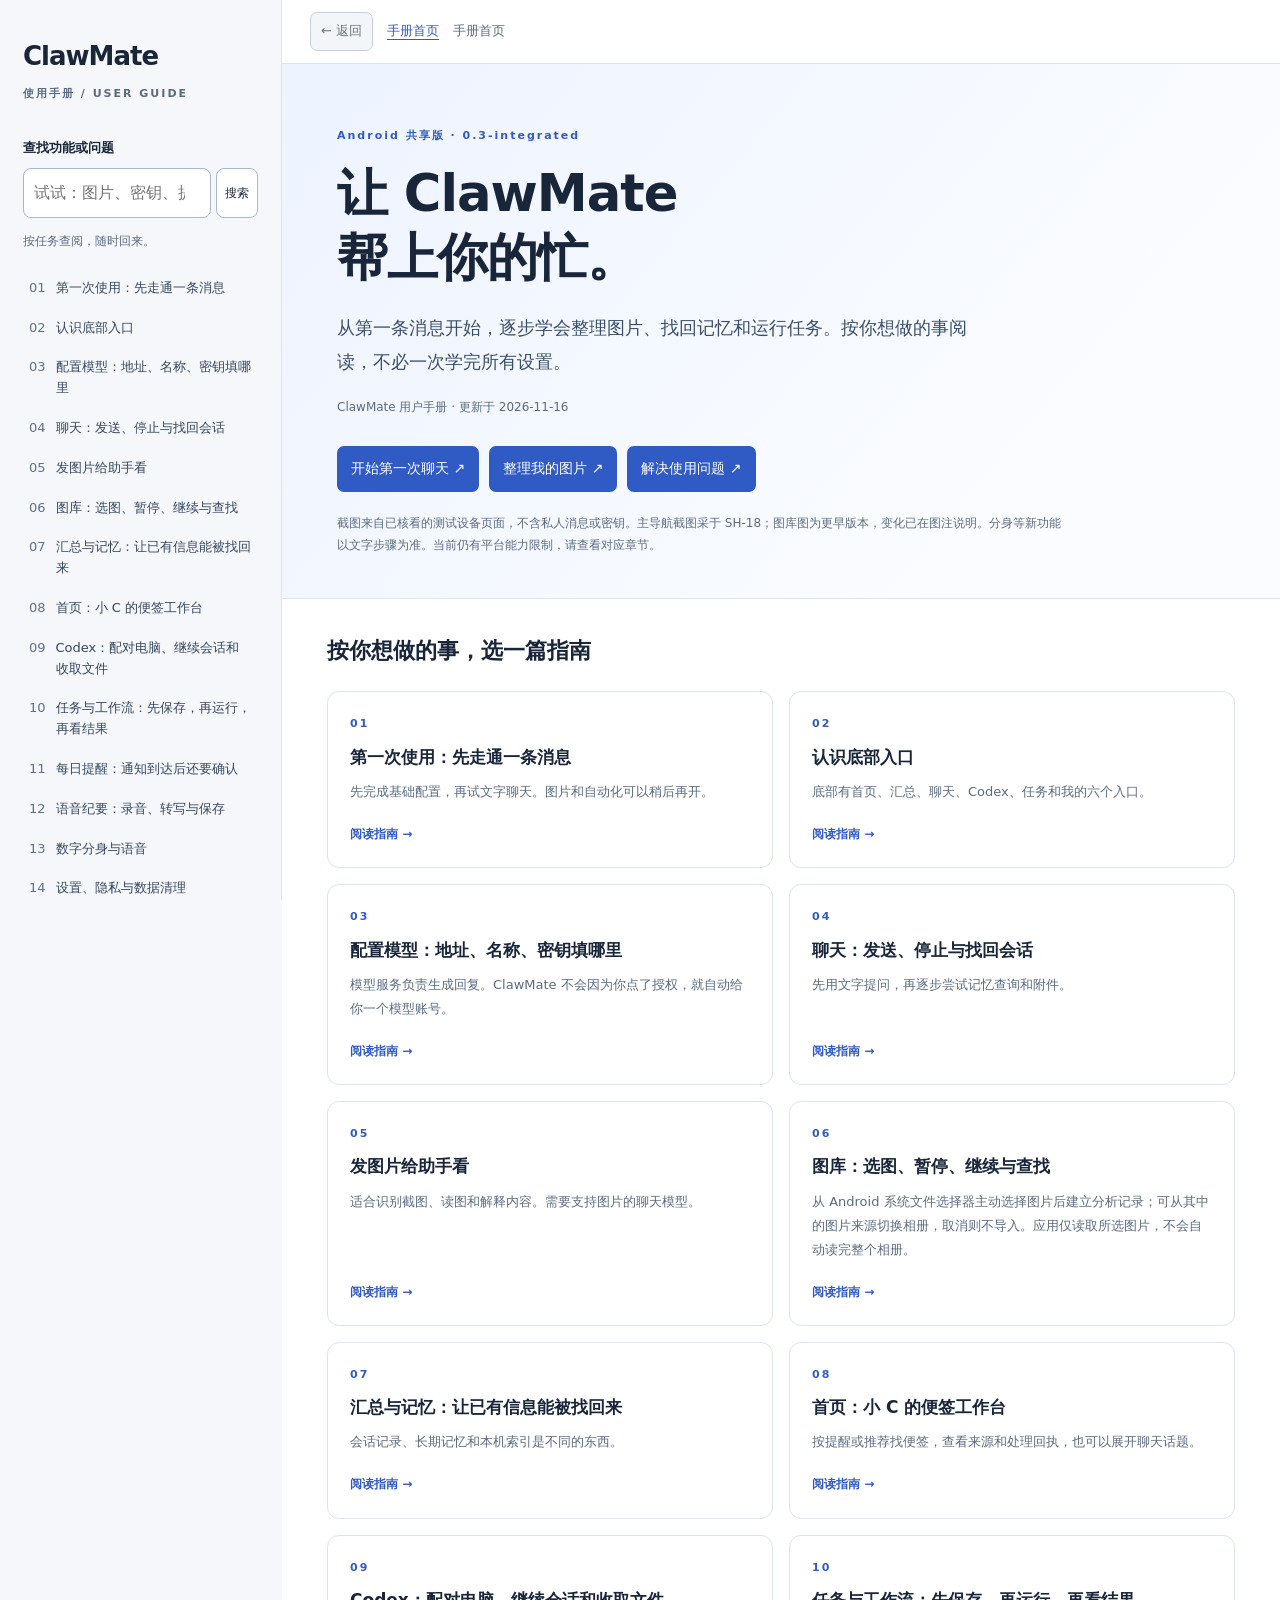
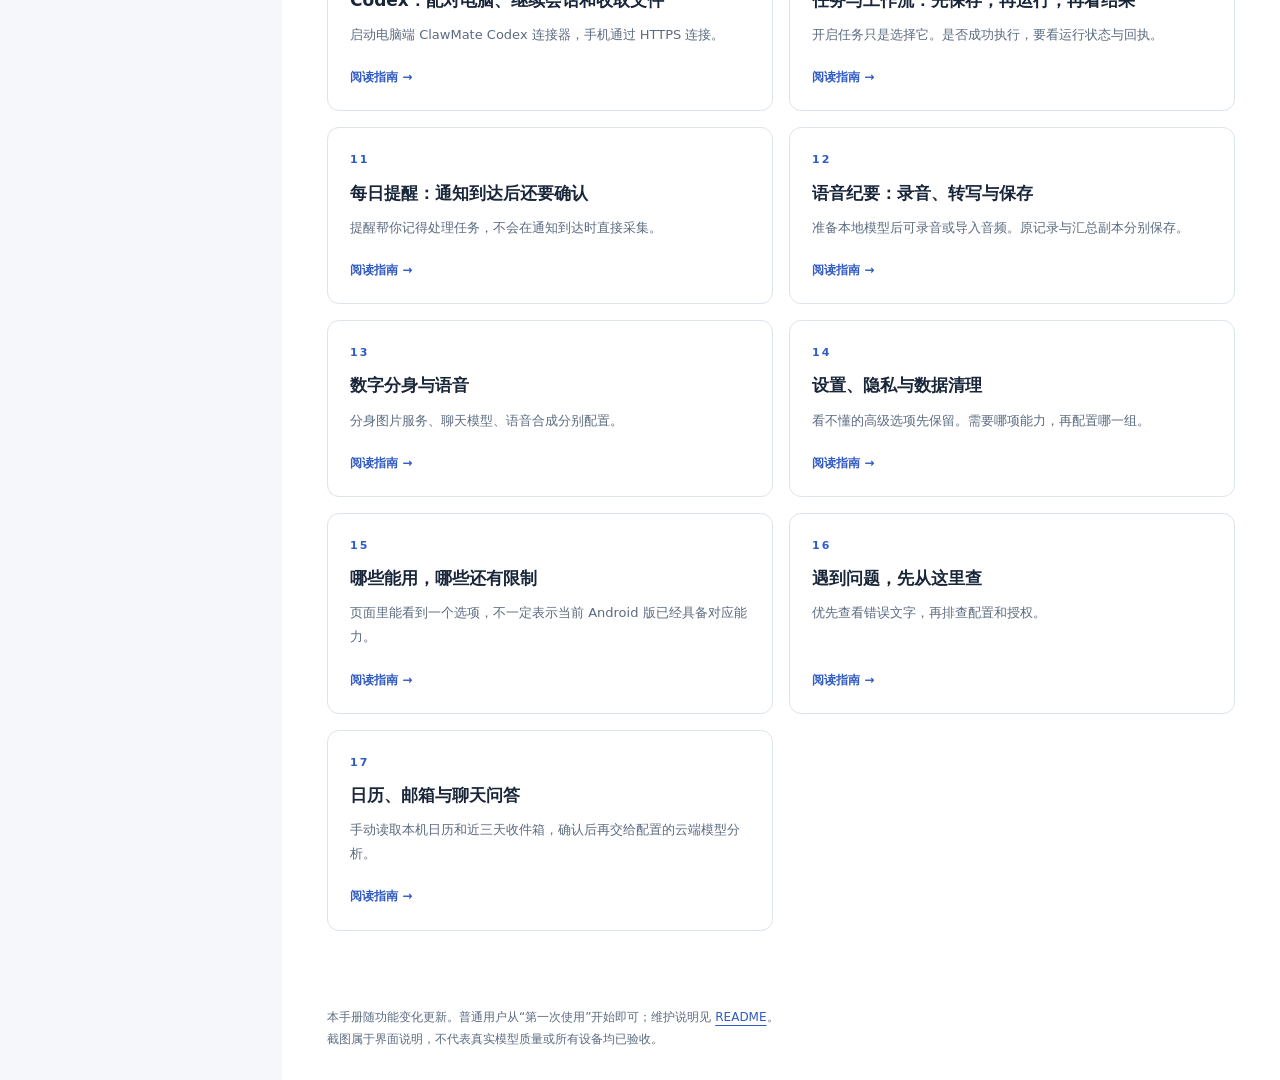
<file: docs/user-manual/index.html>
<!doctype html>
<html lang="zh-CN"><head><meta charset="utf-8"><meta name="viewport" content="width=device-width, initial-scale=1">
<meta name="description" content="ClawMate Android 共享版图文用户手册：聊天、图库、记忆、工作流、提醒、会议与分身。">
<title>ClawMate 用户手册</title><link rel="stylesheet" href="manual.css">
<script id="manual-catalog" type="application/json">{"schemaVersion": 1, "title": "ClawMate 用户手册", "edition": "Android 共享版 · 0.3-integrated", "updated": "2026-11-16", "entryFile": "index.html", "contentFile": "content.json", "homeRoute": "#/", "searchRoute": "#/search?q=", "chapters": [{"id": "start", "title": "第一次使用：先走通一条消息", "summary": "先完成基础配置，再试文字聊天。图片和自动化可以稍后再开。", "route": "#/chapter/start"}, {"id": "navigation", "title": "认识底部入口", "summary": "底部有首页、汇总、聊天、Codex、任务和我的六个入口。", "route": "#/chapter/navigation"}, {"id": "models", "title": "配置模型：地址、名称、密钥填哪里", "summary": "模型服务负责生成回复。ClawMate 不会因为你点了授权，就自动给你一个模型账号。", "route": "#/chapter/models"}, {"id": "chat", "title": "聊天：发送、停止与找回会话", "summary": "先用文字提问，再逐步尝试记忆查询和附件。", "route": "#/chapter/chat"}, {"id": "images", "title": "发图片给助手看", "summary": "适合识别截图、读图和解释内容。需要支持图片的聊天模型。", "route": "#/chapter/images"}, {"id": "gallery", "title": "图库：选图、暂停、继续与查找", "summary": "从 Android 系统文件选择器主动选择图片后建立分析记录；可从其中的图片来源切换相册，取消则不导入。应用仅读取所选图片，不会自动读完整个相册。", "route": "#/chapter/gallery"}, {"id": "memory", "title": "汇总与记忆：让已有信息能被找回来", "summary": "会话记录、长期记忆和本机索引是不同的东西。", "route": "#/chapter/memory"}, {"id": "home", "title": "首页：小 C 的便签工作台", "summary": "按提醒或推荐找便签，查看来源和处理回执，也可以展开聊天话题。", "route": "#/chapter/home"}, {"id": "codex", "title": "Codex：配对电脑、继续会话和收取文件", "summary": "启动电脑端 ClawMate Codex 连接器，手机通过 HTTPS 连接。", "route": "#/chapter/codex"}, {"id": "tasks", "title": "任务与工作流：先保存，再运行，再看结果", "summary": "开启任务只是选择它。是否成功执行，要看运行状态与回执。", "route": "#/chapter/tasks"}, {"id": "reminders", "title": "每日提醒：通知到达后还要确认", "summary": "提醒帮你记得处理任务，不会在通知到达时直接采集。", "route": "#/chapter/reminders"}, {"id": "meeting", "title": "语音纪要：录音、转写与保存", "summary": "准备本地模型后可录音或导入音频。原记录与汇总副本分别保存。", "route": "#/chapter/meeting"}, {"id": "avatar", "title": "数字分身与语音", "summary": "分身图片服务、聊天模型、语音合成分别配置。", "route": "#/chapter/avatar"}, {"id": "settings", "title": "设置、隐私与数据清理", "summary": "看不懂的高级选项先保留。需要哪项能力，再配置哪一组。", "route": "#/chapter/settings"}, {"id": "limits", "title": "哪些能用，哪些还有限制", "summary": "页面里能看到一个选项，不一定表示当前 Android 版已经具备对应能力。", "route": "#/chapter/limits"}, {"id": "help", "title": "遇到问题，先从这里查", "summary": "优先查看错误文字，再排查配置和授权。", "route": "#/chapter/help"}, {"id": "personalsources", "title": "日历、邮箱与聊天问答", "summary": "手动读取本机日历和近三天收件箱，确认后再交给配置的云端模型分析。", "route": "#/chapter/personalsources"}]}</script>
<script src="navigation.js" defer></script><script src="manual.js" defer></script></head>
<body><a class="skip" href="#content">跳到正文</a><div class="layout">
<div class="mobile-bar" data-enhanced hidden><a href="#top">ClawMate 手册</a><button id="menu-toggle" type="button" aria-controls="manual-sidebar" aria-expanded="false">目录 / 搜索</button></div>
<aside id="manual-sidebar" aria-label="手册目录"><a class="brand" href="#top">ClawMate<span>使用手册 / USER GUIDE</span></a>
<form id="search-form" role="search"><label for="search">查找功能或问题</label><div class="search-row"><input id="search" type="search" maxlength="200" placeholder="试试：图片、密钥、提醒" aria-controls="search-results"><button type="submit" data-enhanced hidden>搜索</button></div></form>
<p id="search-status" role="status" aria-live="polite">按任务查阅，随时回来。</p><nav id="chapter-nav"><a href="#start"><span>01</span>第一次使用：先走通一条消息</a><a href="#navigation"><span>02</span>认识底部入口</a><a href="#models"><span>03</span>配置模型：地址、名称、密钥填哪里</a><a href="#chat"><span>04</span>聊天：发送、停止与找回会话</a><a href="#images"><span>05</span>发图片给助手看</a><a href="#gallery"><span>06</span>图库：选图、暂停、继续与查找</a><a href="#memory"><span>07</span>汇总与记忆：让已有信息能被找回来</a><a href="#home"><span>08</span>首页：小 C 的便签工作台</a><a href="#codex"><span>09</span>Codex：配对电脑、继续会话和收取文件</a><a href="#tasks"><span>10</span>任务与工作流：先保存，再运行，再看结果</a><a href="#reminders"><span>11</span>每日提醒：通知到达后还要确认</a><a href="#meeting"><span>12</span>语音纪要：录音、转写与保存</a><a href="#avatar"><span>13</span>数字分身与语音</a><a href="#settings"><span>14</span>设置、隐私与数据清理</a><a href="#limits"><span>15</span>哪些能用，哪些还有限制</a><a href="#help"><span>16</span>遇到问题，先从这里查</a><a href="#personalsources"><span>17</span>日历、邮箱与聊天问答</a></nav>
<button id="print" type="button" data-enhanced hidden>打印 / 保存为 PDF</button><p class="aside-note">离线可读 · 无需登录<br>截图可点击放大</p></aside>
<main id="content"><div class="reader-toolbar" data-enhanced hidden><button id="reader-back" type="button" disabled>← 返回</button><a href="#top">手册首页</a><span id="current-page"></span><span id="page-position"></span></div>
<div id="home-page"><header class="hero" id="top"><p class="eyebrow">Android 共享版 · 0.3-integrated</p>
<h1 id="home-title" tabindex="-1">让 ClawMate<br>帮上你的忙。</h1><p class="intro">从第一条消息开始，逐步学会整理图片、找回记忆和运行任务。按你想做的事阅读，不必一次学完所有设置。</p>
<p class="meta">ClawMate 用户手册 · 更新于 2026-11-16</p>
<div class="quick"><a href="#start">开始第一次聊天 ↗</a><a href="#gallery">整理我的图片 ↗</a><a href="#help">解决使用问题 ↗</a></div>
<p class="version-note">截图来自已核看的测试设备页面，不含私人消息或密钥。主导航截图采于 SH-18；图库图为更早版本，变化已在图注说明。分身等新功能以文字步骤为准。当前仍有平台能力限制，请查看对应章节。</p></header>
<div class="guide-directory"><h2>按你想做的事，选一篇指南</h2><div class="guide-grid"><a class="guide-card" href="#start"><span class="eyebrow">01</span><strong>第一次使用：先走通一条消息</strong><span>先完成基础配置，再试文字聊天。图片和自动化可以稍后再开。</span><b aria-hidden="true">阅读指南 →</b></a><a class="guide-card" href="#navigation"><span class="eyebrow">02</span><strong>认识底部入口</strong><span>底部有首页、汇总、聊天、Codex、任务和我的六个入口。</span><b aria-hidden="true">阅读指南 →</b></a><a class="guide-card" href="#models"><span class="eyebrow">03</span><strong>配置模型：地址、名称、密钥填哪里</strong><span>模型服务负责生成回复。ClawMate 不会因为你点了授权，就自动给你一个模型账号。</span><b aria-hidden="true">阅读指南 →</b></a><a class="guide-card" href="#chat"><span class="eyebrow">04</span><strong>聊天：发送、停止与找回会话</strong><span>先用文字提问，再逐步尝试记忆查询和附件。</span><b aria-hidden="true">阅读指南 →</b></a><a class="guide-card" href="#images"><span class="eyebrow">05</span><strong>发图片给助手看</strong><span>适合识别截图、读图和解释内容。需要支持图片的聊天模型。</span><b aria-hidden="true">阅读指南 →</b></a><a class="guide-card" href="#gallery"><span class="eyebrow">06</span><strong>图库：选图、暂停、继续与查找</strong><span>从 Android 系统文件选择器主动选择图片后建立分析记录；可从其中的图片来源切换相册，取消则不导入。应用仅读取所选图片，不会自动读完整个相册。</span><b aria-hidden="true">阅读指南 →</b></a><a class="guide-card" href="#memory"><span class="eyebrow">07</span><strong>汇总与记忆：让已有信息能被找回来</strong><span>会话记录、长期记忆和本机索引是不同的东西。</span><b aria-hidden="true">阅读指南 →</b></a><a class="guide-card" href="#home"><span class="eyebrow">08</span><strong>首页：小 C 的便签工作台</strong><span>按提醒或推荐找便签，查看来源和处理回执，也可以展开聊天话题。</span><b aria-hidden="true">阅读指南 →</b></a><a class="guide-card" href="#codex"><span class="eyebrow">09</span><strong>Codex：配对电脑、继续会话和收取文件</strong><span>启动电脑端 ClawMate Codex 连接器，手机通过 HTTPS 连接。</span><b aria-hidden="true">阅读指南 →</b></a><a class="guide-card" href="#tasks"><span class="eyebrow">10</span><strong>任务与工作流：先保存，再运行，再看结果</strong><span>开启任务只是选择它。是否成功执行，要看运行状态与回执。</span><b aria-hidden="true">阅读指南 →</b></a><a class="guide-card" href="#reminders"><span class="eyebrow">11</span><strong>每日提醒：通知到达后还要确认</strong><span>提醒帮你记得处理任务，不会在通知到达时直接采集。</span><b aria-hidden="true">阅读指南 →</b></a><a class="guide-card" href="#meeting"><span class="eyebrow">12</span><strong>语音纪要：录音、转写与保存</strong><span>准备本地模型后可录音或导入音频。原记录与汇总副本分别保存。</span><b aria-hidden="true">阅读指南 →</b></a><a class="guide-card" href="#avatar"><span class="eyebrow">13</span><strong>数字分身与语音</strong><span>分身图片服务、聊天模型、语音合成分别配置。</span><b aria-hidden="true">阅读指南 →</b></a><a class="guide-card" href="#settings"><span class="eyebrow">14</span><strong>设置、隐私与数据清理</strong><span>看不懂的高级选项先保留。需要哪项能力，再配置哪一组。</span><b aria-hidden="true">阅读指南 →</b></a><a class="guide-card" href="#limits"><span class="eyebrow">15</span><strong>哪些能用，哪些还有限制</strong><span>页面里能看到一个选项，不一定表示当前 Android 版已经具备对应能力。</span><b aria-hidden="true">阅读指南 →</b></a><a class="guide-card" href="#help"><span class="eyebrow">16</span><strong>遇到问题，先从这里查</strong><span>优先查看错误文字，再排查配置和授权。</span><b aria-hidden="true">阅读指南 →</b></a><a class="guide-card" href="#personalsources"><span class="eyebrow">17</span><strong>日历、邮箱与聊天问答</strong><span>手动读取本机日历和近三天收件箱，确认后再交给配置的云端模型分析。</span><b aria-hidden="true">阅读指南 →</b></a></div></div></div>
<section id="search-page" hidden aria-labelledby="search-title"><h2 id="search-title" tabindex="-1">搜索结果</h2><p id="result-count" role="status" aria-live="polite"></p><p id="empty" hidden>没有匹配的章节。试试“模型”“图库”，或清空搜索查看全部章节。</p><div id="search-results"></div><a href="#top">返回手册首页</a></section>
<section id="not-found" hidden aria-labelledby="not-found-title"><h2 id="not-found-title" tabindex="-1">页面未找到</h2><p>这个章节地址无效或已不再提供，请从目录重新选择。</p><a href="#top">返回手册首页</a></section>
<div id="chapters"><section id="start" aria-labelledby="title-start"><header><p class="eyebrow">使用指南 / 01</p><h2 id="title-start" tabindex="-1">第一次使用：先走通一条消息</h2><p class="lead">先完成基础配置，再试文字聊天。图片和自动化可以稍后再开。</p></header><div class="chapter illustrated"><figure><a class="zoom" href="assets/settings.png" aria-label="放大：第一次使用：先走通一条消息"><img src="assets/settings.png" alt="图 1｜“我的”顶部是华为账号卡片。Android 云服务授权位于「个人与隐私」。" loading="lazy" width="1080" height="2374"></a><figcaption>图 1｜“我的”顶部是华为账号卡片。Android 云服务授权位于「个人与隐私」。<br>点击图片查看原图</figcaption></figure><div class="instructions"><p class='route'>入口：打开应用 → 首次引导 → 我的</p><ol><li>首次打开时阅读引导和隐私说明，按页面按钮继续。是否允许云端处理，由你选择；拒绝后仍可浏览已有的本机内容。</li><li>打开底部<strong>我的</strong>，进入<strong>模型与智能体 → 云端 Planner/Decider</strong>，填写服务提供方给你的地址、模型名和密钥。不会填写时先看<a href='#models'>模型配置</a>。</li><li>打开<strong>我的 → 个人与隐私</strong>，点<strong>授权使用自行配置的云服务</strong>；在同页的隐私政策查看云端处理范围。服务授权与隐私同意都可能影响请求。</li><li>进入<strong>聊天</strong>，选<strong>云端</strong>，输入“你好，请介绍一下你能怎样帮我整理信息”，点<strong>发送</strong>。</li></ol><p class='success'>完成标志：消息进入会话，回复逐步出现。请求失败时应显示原因；只有看到回复，才算这次聊天成功。</p><p>没有模型服务账号或密钥？可以先看界面、浏览已有记录；当前 Android 版的本地聊天推理尚未接入，不能用“本地”代替云端聊天。</p><p class='note'>适用范围：本手册对应名称为“ClawMate 共享前端”的 Android 共享版。与旧版应用分开保存数据，不自动带入旧聊天、密钥或授权。界面中可能保留 MobiAgent 等名称。</p></div></div><nav class="chapter-pager" aria-label="章节翻页"><a href="#top"><span>返回目录</span><strong>手册首页</strong></a><a href="#navigation"><span>下一章</span><strong>认识底部入口</strong></a></nav></section><section id="navigation" aria-labelledby="title-navigation"><header><p class="eyebrow">使用指南 / 02</p><h2 id="title-navigation" tabindex="-1">认识底部入口</h2><p class="lead">底部有首页、汇总、聊天、Codex、任务和我的六个入口。</p></header><div class="chapter illustrated"><figure><a class="zoom" href="assets/home.png" aria-label="放大：认识底部入口"><img src="assets/home.png" alt="图 2｜早期五入口版本。当前首页显示小 C 的便签工作台，底部有六个入口。" loading="lazy" width="1080" height="2374"></a><figcaption>图 2｜早期五入口版本。当前首页显示小 C 的便签工作台，底部有六个入口。<br>点击图片查看原图</figcaption></figure><div class="instructions"><table><thead><tr><th>入口</th><th>适合做什么</th><th>下一步</th></tr></thead><tbody><tr><td>首页</td><td>浏览便签、提醒和推荐，与小 C 聊天</td><td><a href='#home'>看懂首页</a></td></tr><tr><td>汇总</td><td>按类别浏览足迹，打开图库分析和录音分析</td><td><a href='#gallery'>整理图片</a></td></tr><tr><td>聊天</td><td>发送文字或图片，查看会话与模型回复</td><td><a href='#chat'>开始聊天</a></td></tr><tr><td>Codex</td><td>配对电脑、操作会话、接收交付文件</td><td><a href='#codex'>配对电脑</a></td></tr><tr><td>任务</td><td>配置任务、编辑工作流、查看执行状态和采集提醒</td><td><a href='#tasks'>运行任务</a></td></tr><tr><td>我的</td><td>人物资料、数字分身、授权和模型等设置</td><td><a href='#settings'>调整设置</a></td></tr></tbody></table><p>“汇总”内部也有一个<strong>聊天</strong>分类。要发送消息，请点屏幕底部的<strong>聊天</strong>主导航。</p><p>子页面通常用左上角返回按钮退出。编辑任务后先保存；遇到“放弃当前编辑？”时，想保留修改就选继续编辑并保存。</p></div></div><nav class="chapter-pager" aria-label="章节翻页"><a href="#start"><span>上一章</span><strong>第一次使用：先走通一条消息</strong></a><a href="#models"><span>下一章</span><strong>配置模型：地址、名称、密钥填哪里</strong></a></nav></section><section id="models" aria-labelledby="title-models"><header><p class="eyebrow">使用指南 / 03</p><h2 id="title-models" tabindex="-1">配置模型：地址、名称、密钥填哪里</h2><p class="lead">模型服务负责生成回复。ClawMate 不会因为你点了授权，就自动给你一个模型账号。</p></header><div class="chapter "><div class="instructions"><p class='route'>入口：我的 → 模型与智能体 → 云端模型</p><p>填写顶部统一地址、模型和 API Key 时，同一项会应用到 Planner 和 Decider。两个角色使用不同配置时，进入<strong>云端模型设置</strong>分开填写，再点<strong>测试 Planner</strong>。</p><table><thead><tr><th>页面字段</th><th>普通用户怎样理解</th><th>怎样填写</th></tr></thead><tbody><tr><td>Planner 服务</td><td>文字聊天、整理信息时使用的模型服务地址</td><td>使用提供方给出的 HTTPS 接口地址，不能填写网站登录页</td></tr><tr><td>Planner Model</td><td>具体使用哪个模型</td><td>填提供方给出的精确模型标识；首次使用建议明确填写</td></tr><tr><td>Planner API Key</td><td>访问这个服务的凭证</td><td>填你自己的密钥；不要复制界面的掩码圆点</td></tr><tr><td>Decider 服务 / Model / API Key</td><td>视觉工作流使用的模型配置</td><td>要运行图片问答工作流时，填能接收图片的服务与模型</td></tr></tbody></table><ol><li>准备好提供方给出的三项信息，再分别填写；名称相似的模型也可能具有不同能力。</li><li>完成字段修改后返回再进入，确认配置仍在。点<strong>测试 Planner</strong>并查看<strong>Planner 测试结果</strong>；测试需要授权、隐私同意及网络，可能产生提供方的调用费用。</li><li>测试成功后再发一条短消息。图库、分身有各自的设置，文字测试成功不等于这些服务也配置好了。</li></ol><p class='note'>不要猜接口后缀。让服务提供方确认与应用兼容的接口地址及模型能力。手册不提供可直接使用的公共密钥。</p><p>遇到 401/403 类错误，先核对密钥、权限与账户状态；遇到模型不存在，核对 Model 字段；遇到连接或超时，核对地址与网络。保留错误文字，隐藏密钥后再反馈。</p><p>自定义中转也填写同一组 Planner 字段：地址可带路径及 /v1，模型名必须使用服务模型列表返回的精确 ID。密钥只保存在本机，不随安装包提供。切换服务后先测试，再发一条不含私人信息的短消息；文字成功不代表图片、工具调用或语音可用。</p></div></div><nav class="chapter-pager" aria-label="章节翻页"><a href="#navigation"><span>上一章</span><strong>认识底部入口</strong></a><a href="#chat"><span>下一章</span><strong>聊天：发送、停止与找回会话</strong></a></nav></section><section id="chat" aria-labelledby="title-chat"><header><p class="eyebrow">使用指南 / 04</p><h2 id="title-chat" tabindex="-1">聊天：发送、停止与找回会话</h2><p class="lead">先用文字提问，再逐步尝试记忆查询和附件。</p></header><div class="chapter illustrated"><figure><a class="zoom" href="assets/chat.png" aria-label="放大：聊天：发送、停止与找回会话"><img src="assets/chat.png" alt="图 3｜聊天主页面。左上角三横线进入会话列表；右上角选择云端/本地；底部输入并发送。此为 SH-18 截图，新版还增加分身切换。" loading="lazy" width="1080" height="2374"></a><figcaption>图 3｜聊天主页面。左上角三横线进入会话列表；右上角选择云端/本地；底部输入并发送。此为 SH-18 截图，新版还增加分身切换。<br>点击图片查看原图</figcaption></figure><div class="instructions"><p class='route'>入口：底部聊天 → 云端</p><ol><li>输入清楚的问题，例如“把下面三件事整理成今天的待办：……”。点<strong>发送</strong>。</li><li>回复会逐步显示。查看思考或工具状态时，按页面的展开入口查看；正在处理不等于已完成。</li><li>不想继续等待时使用生成期间的停止入口。停止后已显示的文字可能保留；不要把半截回复当作完整答案。</li><li>点左上角<strong>三横线</strong>打开会话列表，新建会话或切换回已有会话。不同主题建议新建会话。</li></ol><p class='success'>完成标志：回复结束且页面不再处于生成状态；离开后重新进入已有会话，可以查看已保存历史。</p><p><strong>深度思考</strong>是模型相关选项，效果取决于服务支持，可能增加等待时间。长会话会按配置压缩较早上下文；显示“本地抽取”时，表示使用了后备摘要方式，不是模型摘要成功。完整历史仍保存在本机。</p><h3>用云端聊天设置闹钟和计时器</h3><ol><li>在<strong>聊天 → 云端</strong>明确提出要求，例如「设一个早上十点的闹钟」或「设置三分钟计时器」。需要已配置支持工具调用的云端模型，以及手机上能处理该请求的时钟 App。</li><li>核对手机出现的时间、重复日期或计时时长，点<strong>确认</strong>。闹钟按手机时区计算。已经过去的时刻默认设置到下次。闹钟和计时器无需开启无障碍或后台屏。</li><li>回到聊天查看回执。看到「系统已核实闹钟」表示系统报出了该时间。如果已有更早的闹钟，或收到「请打开时钟核对」，在时钟 App 里检查对应记录。</li><li>可用聊天打开闹钟列表，或打开已预填的系统日程表单。单条日程由你在日历中保存。</li><li>需要直接写入多条日程时，在手机设置的 <strong>ClawMate → 权限 → 日历</strong> 允许日历访问，然后在云端聊天明确要求批量写入，并给出标题、日期和时间。确认前核对目标日历和每条日程。看到日历确认的条数后，可以去系统日历检查；若整批结果未核实，先检查已有的日程再重试。</li></ol><h3>用云端聊天操作手机</h3><ol><li>Android 14 及以上，先在系统设置开启<strong>ClawMate 按次界面控制</strong>，然后确认已配置支持工具调用的云端 Planner 模型。</li><li>在云端聊天明确说要操作手机，例如“打开小红书，搜索上海城市漫步，读取当前页的公开笔记标题”。以「打开」或「启动」加已安装应用名称开头时，ClawMate 会直接识别目标。其他手机操作在弹出列表后选择应用。核对应用、任务和接收可见控件文字的云服务，再点<strong>运行手机任务</strong>。</li><li>后台屏助手已连接时可勾选<strong>在虚拟屏操作</strong>。助手按现有 USB 调试方式启动。后台屏任务运行时，屏幕右侧浮窗显示虚拟屏实况和操作进度，点<strong>停止控制</strong>可结束任务。主屏模式可点<strong>人工接管</strong>。</li><li>当前聊天在任务运行时显示等待确认、打开应用和执行步骤，结束后在同一条回复中查看结果。浮窗预览在本机显示。本版本使用无障碍控件文字，支持所选应用中的读取、可识别控件点击、滚动和搜索框输入。本地聊天、Codex 聊天和截图读屏待接入。现有图工作流见<a href='#tasks'>任务章节</a>。</li></ol></div></div><nav class="chapter-pager" aria-label="章节翻页"><a href="#models"><span>上一章</span><strong>配置模型：地址、名称、密钥填哪里</strong></a><a href="#images"><span>下一章</span><strong>发图片给助手看</strong></a></nav></section><section id="images" aria-labelledby="title-images"><header><p class="eyebrow">使用指南 / 05</p><h2 id="title-images" tabindex="-1">发图片给助手看</h2><p class="lead">适合识别截图、读图和解释内容。需要支持图片的聊天模型。</p></header><div class="chapter "><div class="instructions"><p class='route'>入口：聊天 → 输入框左侧 + → 选择图片</p><ol><li>从系统选图界面选择图片，每次最多<strong>4 张</strong>。先用一张不含个人信息的图片试用。</li><li>输入具体问题，例如“请列出图片里的三项信息”。确认选图和问题正确后发送。</li><li>阅读发送确认：核对服务地址、模型和图片数量。同意才会把处理后的图片发给配置的云端服务。</li><li>等待回复；如果模型不支持图片，换成支持图片的模型后重新尝试。</li></ol><p class='success'>完成标志：该回合出现图片消息和模型回复。选图成功仅表示附件已准备好。</p><p>图片上传前会去除元数据并缩放，但<strong>图片里的文字、人脸等可见内容仍在</strong>。照片副本会保存在本机会话中。后续历史请求只发送文字，不自动重传旧图片；要继续问原图，可以重新附上图片。本回合图片聊天不运行工具。</p><p>提示图片准备失败或超时：重新选择较小且可正常打开的图片。取消确认则不会发送该批图片。</p></div></div><nav class="chapter-pager" aria-label="章节翻页"><a href="#chat"><span>上一章</span><strong>聊天：发送、停止与找回会话</strong></a><a href="#gallery"><span>下一章</span><strong>图库：选图、暂停、继续与查找</strong></a></nav></section><section id="gallery" aria-labelledby="title-gallery"><header><p class="eyebrow">使用指南 / 06</p><h2 id="title-gallery" tabindex="-1">图库：选图、暂停、继续与查找</h2><p class="lead">从 Android 系统文件选择器主动选择图片后建立分析记录；可从其中的图片来源切换相册，取消则不导入。应用仅读取所选图片，不会自动读完整个相册。</p></header><div class="chapter illustrated"><figure><a class="zoom" href="assets/gallery.png" aria-label="放大：图库：选图、暂停、继续与查找"><img src="assets/gallery.png" alt="图 4｜图库分析入口与结果区域的早期真机截图。当前版工具栏已加入“新建批次 / 继续分析 / 暂停”等状态，选图改用 Android 系统文件选择器；旧图不代表当前选图器外观，按下文操作。" loading="lazy" width="1080" height="2374"></a><figcaption>图 4｜图库分析入口与结果区域的早期真机截图。当前版工具栏已加入“新建批次 / 继续分析 / 暂停”等状态，选图改用 Android 系统文件选择器；旧图不代表当前选图器外观，按下文操作。<br>点击图片查看原图</figcaption></figure><div class="instructions"><p class='route'>入口：汇总 → 图库分析；设置可从图库右上角齿轮或我的 → 数据采集进入</p><ol><li>先配置<strong>图库 API Base URL、API Key 和模型</strong>；需要视觉理解时选择支持图片的模型。不要以为 Planner 配置会自动填到图库。</li><li>点<strong>选择图片</strong>或<strong>新建批次</strong>，在系统选图器中选图，每批最多<strong>9 张</strong>。</li><li>阅读私有副本说明和分析确认，核对目标服务、模型、剩余数量及是否使用远程向量服务，再开始。</li><li>观察完成、跳过、失败数量。要中断时点<strong>暂停</strong>；已经在处理的图片可能继续完成保存。</li><li>回到页面或应用重启后，点<strong>继续分析</strong>并重新确认。只处理尚未完成项，失败项可以重试。</li><li>在结果区按类别、时间筛选并打开条目。图库问答中，<strong>检索</strong>用来找记录，<strong>问答</strong>会基于检索结果生成回答，可能调用模型。</li></ol><p class='success'>完成标志：出现具体分析条目；失败数量不应被当作完成。关键词预筛未命中的图片可能计入跳过。</p><p>图库保存去元数据的 JPEG 私有副本，日期记为<strong>导入日</strong>，不保留原始拍摄时间和位置。离开页面或进入后台会请求暂停，不保证后台持续运行。</p><p class='note'>“清空分析”会删除本应用的结果、批次进度和私有副本，不删除相册原图。想保留结果时先取消，不要用清空解决普通的网络错误。有旧批次时，新建前确认是否替换。</p><p>旧截图中的“批量读图”不表示 Android 已支持后台全相册扫描、PC/HDC 读图或自动跨应用采集。</p></div></div><nav class="chapter-pager" aria-label="章节翻页"><a href="#images"><span>上一章</span><strong>发图片给助手看</strong></a><a href="#memory"><span>下一章</span><strong>汇总与记忆：让已有信息能被找回来</strong></a></nav></section><section id="memory" aria-labelledby="title-memory"><header><p class="eyebrow">使用指南 / 07</p><h2 id="title-memory" tabindex="-1">汇总与记忆：让已有信息能被找回来</h2><p class="lead">会话记录、长期记忆和本机索引是不同的东西。</p></header><div class="chapter illustrated"><figure><a class="zoom" href="assets/collection.png" aria-label="放大：汇总与记忆：让已有信息能被找回来"><img src="assets/collection.png" alt="图 5｜新版汇总。顶部是小 C 手记及分析快捷入口，下方可按领域查看记录。继续下滑进入日历与邮箱的数据来源卡片。" loading="lazy" width="1080" height="2374"></a><figcaption>图 5｜新版汇总。顶部是小 C 手记及分析快捷入口，下方可按领域查看记录。继续下滑进入日历与邮箱的数据来源卡片。<br>点击图片查看原图</figcaption></figure><div class="instructions"><p class='route'>查看：汇总 → 选择场景 → 从记录中整理 → 打开记录；整理：我的 → 数据采集 → 聊天长期记忆与本机索引</p><div class='flow' aria-label='记忆整理流程'><span>已有聊天 / 采集日志</span><b>→</b><span>确认后整理为长期记忆</span><b>→</b><span>本机索引与分类</span><b>→</b><span>汇总浏览 / 聊天查询</span></div><ol><li>先有实际聊天或采集记录，再打开<strong>聊天长期记忆与本机索引</strong>。</li><li>需要整理新信息时点<strong>同步聊天与采集记忆</strong>。确认框会说明将向哪个模型发送近 7 天未处理聊天文字、有限上下文及待整理日志；工具记录和推理不在该提取范围内。</li><li>只想重建已有记忆的检索结构时，点<strong>仅重建本机索引（无网络）</strong>。它不会生成缺失的模型摘要。</li><li>回到汇总，选择类别、打开分组查看；也可在云端聊天中问“查找我已整理记录中关于……的信息”。模型需要支持工具调用，查询返回的记忆内容可能进入本次云端对话。</li></ol><p class='success'>完成标志：同步页面报告完成及索引事件数量，汇总中有可打开的实际记录。0 条可能只是没有待整理内容。</p><p class='note'>删除聊天<strong>不会自动删除已提取的长期记忆</strong>。取消同步会保留已完成批次。共享版不会读取旧应用的私有数据，也不会自动读微信。这里的“同步”不代表云备份或多设备同步。</p><p>找不到记录时，先核对是否已整理、日期和类别是否过窄，再尝试较短关键词。空结果不能证明现实中没有发生过这件事。</p><p>点击场景栏的展开入口可浏览更多分类。可从<strong>个人信息</strong>打开人物资料，也可从<strong>汇总 → 个人信息 → 人物资料</strong>进入。选择人物后编辑并保存，资料写入应用私有存储；返回后可再次打开核对。</p></div></div><nav class="chapter-pager" aria-label="章节翻页"><a href="#gallery"><span>上一章</span><strong>图库：选图、暂停、继续与查找</strong></a><a href="#home"><span>下一章</span><strong>首页：小 C 的便签工作台</strong></a></nav></section><section id="home" aria-labelledby="title-home"><header><p class="eyebrow">使用指南 / 08</p><h2 id="title-home" tabindex="-1">首页：小 C 的便签工作台</h2><p class="lead">按提醒或推荐找便签，查看来源和处理回执，也可以展开聊天话题。</p></header><div class="chapter "><div class="instructions"><p class='route'>入口：底部首页</p><ol><li>在小 C 下方点<strong>全部</strong>、<strong>为你提醒</strong>或<strong>猜你喜欢</strong>筛选便签。点击便签查看内容和相关记录。可将提醒标为完成，也可以恢复待办。</li><li>点右侧刷新图标更新推荐。需要已有本机记录、云服务授权、网络和模型配置。点小 C 或展开聊天话题可以继续陪伴对话。</li><li>长按支持交办的便签并拖给小 C，或在便签详情点<strong>交给小C</strong>，打开处理方式选择。手机任务会打开任务页，由你选择并确认工作流。云端聊天使用独立会话并向已配置的模型发送需求。Codex 会请你选择已配对的电脑和工作目录，再提交任务。</li><li>重新打开便签查看回执。云端聊天回复保存在独立会话。Codex 如需审批，可到 Codex 工作台查看。提示中断或未确认时，先检查原会话再决定是否重试。</li></ol><p>已开启日历来源时，点筛选栏里的「日历」查看未来一周的安排。配置邮箱后出现「邮件」入口，可打开邮箱分析。点<strong>回顾你的一天</strong>进入任务页，运行已开启的任务；涉及数据或设备权限的步骤仍需确认。</p></div></div><nav class="chapter-pager" aria-label="章节翻页"><a href="#memory"><span>上一章</span><strong>汇总与记忆：让已有信息能被找回来</strong></a><a href="#codex"><span>下一章</span><strong>Codex：配对电脑、继续会话和收取文件</strong></a></nav></section><section id="codex" aria-labelledby="title-codex"><header><p class="eyebrow">使用指南 / 09</p><h2 id="title-codex" tabindex="-1">Codex：配对电脑、继续会话和收取文件</h2><p class="lead">启动电脑端 ClawMate Codex 连接器，手机通过 HTTPS 连接。</p></header><div class="chapter "><div class="instructions"><p class='route'>底部 Codex → 创建连接 → 扫描二维码</p><ol><li>在电脑端连接器完成 Codex 登录、启动桥接并添加工作目录。手机需要能访问连接器提供的 HTTPS 地址。连接方式见 Codex 页的<strong>连接指南</strong>。</li><li>电脑打开<strong>手机配对</strong>生成二维码。手机点<strong>扫描二维码</strong>，首次进入按系统提示允许相机权限，之后扫码页会直接打开取景。让二维码连同白边完整落在中央方框内，保持手机稳定。暗处可点<strong>开启手电筒</strong>。也可点<strong>从相册识别</strong>选择配对码截图，无需相机权限。二维码在本机识别。</li><li>核对确认框里的电脑名称和地址，点<strong>确认配对</strong>。连接后进入工作区，可选择工作目录和模型。开启<strong>记住此连接</strong>后，手机在配对成功时加密保存设备令牌。工作区若暂时加载失败，可点<strong>重试连接</strong>，也可返回连接列表打开已保存的电脑。</li><li>扫码失败时，可回到创建连接页点<strong>导入配对文件</strong>（上限 8 KiB）或<strong>粘贴配对信息</strong>。配对码仅能使用一次，约五分钟后过期。遇到过期或已使用提示时，在电脑上重新生成。</li></ol><p>在工作区输入任务，或添加图片、拍照和普通文件。单个附件上限 8 MiB，选取后会上传到当前工作目录对应的电脑。任务请求审批时，可核对操作详情后点<strong>拒绝</strong>，或在该项允许时点<strong>仅允许本次</strong>。</p><p>会话从电脑同步回复、状态与交付文件。文件显示<strong>已保存到此会话</strong>后，可从卡片打开或另存为。回复里的文件链接只打开本会话已交付的文件。需要撤销手机的连接授权时，在电脑端连接器移除该设备。</p><p>也可在云端聊天中提出需要 Codex 实作的任务。若模型发起新委托，依次选择已保存的电脑与工作目录，核对任务后点<strong>开始委托</strong>。选中的本机资料会另行预览确认。断线后可在 Codex 工作台的<strong>手机会话</strong>打开原会话。</p><p>电脑端的二维码较小时，可先放大界面，或截图后点<strong>从相册识别</strong>。出现电脑名称和地址的确认框表示已识别。若提示当前网络无法访问电脑，请把手机和电脑都接入允许设备互访的 Wi-Fi 或热点，也可让两台设备登录同一 Tailscale 网络。然后在电脑端<strong>手机配对</strong>的地址列表中选择该网络对应的地址，重新生成配对信息。若提示端口无法连接或持续超时，检查桥接服务和电脑的入站防火墙规则。Windows 可能将个人热点识别为公用网络，此时仅适用于专用网络的规则不会生效。可为连接器的实际运行程序添加适用于当前网络、限定桥接端口和手机地址的入站放行规则。若提示 HTTPS 证书校验失败，检查手机时间，并在电脑端选用当前连接地址重新生成。</p><p>通过 USB 调试转发建立的连接，拔线时会断开。重新插线后可在电脑运行 <code>adb reverse tcp:8787 tcp:8787</code> 恢复默认端口的转发，再打开已保存的连接。已保存的配对可继续使用。电脑端运行 USB 重连助手时，转发会自动恢复。</p></div></div><nav class="chapter-pager" aria-label="章节翻页"><a href="#home"><span>上一章</span><strong>首页：小 C 的便签工作台</strong></a><a href="#tasks"><span>下一章</span><strong>任务与工作流：先保存，再运行，再看结果</strong></a></nav></section><section id="tasks" aria-labelledby="title-tasks"><header><p class="eyebrow">使用指南 / 10</p><h2 id="title-tasks" tabindex="-1">任务与工作流：先保存，再运行，再看结果</h2><p class="lead">开启任务只是选择它。是否成功执行，要看运行状态与回执。</p></header><div class="chapter illustrated"><figure><a class="zoom" href="assets/tasks.png" aria-label="放大：任务与工作流：先保存，再运行，再看结果"><img src="assets/tasks.png" alt="图 6｜任务页按场景显示开关。点「回顾你的一天」进入批量回顾，点任务行或右上角「配置」进入配置。" loading="lazy" width="1080" height="2374"></a><figcaption>图 6｜任务页按场景显示开关。点「回顾你的一天」进入批量回顾，点任务行或右上角「配置」进入配置。<br>点击图片查看原图</figcaption></figure><div class="instructions"><p class='route'>入口：任务 → 配置，或点具体任务行。配置页提供运行、编辑任务和图新建。</p><p>任务按购物、外卖、娱乐、聊天、生活、社交和差旅分类。任务配置卡标明本机工作流、视觉问答或自动 GUI 的接入状态。主列表中已开启的任务参与「回顾你的一天」。Android 额外的「小红书 AI 采集公开笔记」从「配置 → 社交」单独运行。</p><ol><li>在<strong>任务控制方式</strong>中选择<strong>手机自己控制</strong>。本机工作流支持有界等待、条件、循环与 echo/summary。电脑控制等待 Android 设备桥接接入。</li><li>修改时使用<strong>图编辑</strong>，或通过<strong>图新建</strong>创建流程；编辑后点<strong>保存 Workflow</strong>，确认出现保存成功提示。</li><li>回到列表点<strong>运行</strong>，观察运行中、失败或完成状态，查看步骤输出和运行文件。需要停止时点<strong>停止</strong>。</li><li>视觉问答工作流需配置 Decider 视觉模型，并选择本机图片；每次发送前核对确认框。工作流的跨应用 GUI 截图仍受限。需要本应用截图与单步规划时，从“我的 → 数据采集 → 界面采集与规划”打开。</li></ol><p class='success'>工作流显示结束状态与输出。成功保存非空摘要后，任务页提供<strong>同步采集结果</strong>。点开后在同步页核对范围，再确认同步至汇总。</p><p class='note'>界面采集需从任务卡单独运行并确认，适用于 Android 14 及以上。可从图编辑新建模型读屏任务。仅执行 echo、失败或取消的运行不生成采集日志。任务开关不启动周期调度。</p><p>确认图片时不要长时间搁置。工作流有执行时限，约一分钟后可能已结束；即使后来点确认也不会接收迟到结果。看到“所属任务已结束”，先读原始原因，再重新运行并及时确认。</p><p>删除 Workflow 会删除任务及配置，不能恢复；清理运行文件、daily-log 与删除任务是不同操作，先读确认框再决定。</p><h3>本应用截图与单步规划</h3><p class='route'>入口：我的 → 数据采集 → 界面采集与规划</p><ol><li>填写任务，点击<strong>截取本应用界面</strong>。只截取当前 ClawMate 页面，预览显示截图；不读取其他应用，也不会自动上传。截图范围不含系统键盘。</li><li>查看预览，确认没有要保留在本机的私人信息。需要规划时，在“我的”的云端 Planner/Decider 中配置 HTTPS Decider 视觉模型，并完成云服务授权与隐私同意。</li><li>点击<strong>确认截图并请求单步规划</strong>，核对任务、服务地址和模型。只有再点<strong>发送截图</strong>，该图与任务才会发送到你配置的服务。</li><li>页面展示模型建议及参数。建议不是已执行动作，模型声称完成也不代表任务实际成功。这些模型建议不会自动点击、输入或打开其他应用，也未接入自动循环；下方的跨应用手动控制是独立的本机流程。</li></ol><p class='success'>完成标志：截图预览可见；请求成功时显示“模型建议（未执行，非任务成功回执）”。结果仅在此页显示，不生成工作流成功日志。</p><p>可以取消并清除截图。离开页面会取消请求、丢弃迟到结果并删除预览临时文件；意外终止进程可能遗留系统缓存，可通过 Android 应用设置清缓存。已发送的数据不能收回。界面变化后应重新截图；截图失败、受保护窗口、配置缺失或 JSON 无效时，按页面原因修正后重试，不要把错误当成功。</p><h3>微博热搜工作流（Android 14及以上）</h3><figure class='weibo-example'><a class='zoom' href='assets/weibo-consent.png' aria-label='放大微博采集确认窗口'><img src='assets/weibo-consent.png' alt='ClawMate 的微博整榜采集确认窗口，提供取消和运行采集按钮' loading='lazy' width='1080' height='2374'></a><figcaption>图 6a｜OPPO 真机的整榜采集确认窗口。</figcaption></figure><ol><li>在<strong>任务</strong>选择<strong>手机自己控制</strong>，打开<strong>读取微博热搜 → 图编辑</strong>。流程依次是<strong>打开微博榜单 → 切换热搜标签 → 读取热搜 → 预览并保存</strong>。</li><li>选中<strong>读取热搜</strong>，选择<strong>整榜</strong>逐页采集，或设为 1 至 5 条做试跑。新默认流程使用整榜。可以在四个节点之间插入最多三个<strong>等待</strong>节点，每个 1 至 5 秒。保留四个采集节点的先后顺序，再点击<strong>保存 Workflow</strong>。</li><li>回到任务卡点<strong>运行</strong>，在底部确认窗口点<strong>运行采集</strong>。首次使用按提示在系统设置里开启<strong>ClawMate 按次界面控制</strong>。运行会打开已安装的微博，进入公开热搜标签，逐页读取公开热搜主榜，保存标题、采集日期、时区、可读取的热度和本机识别的名次。名次缺失时留空，未覆盖第 1 至 50 名时会注明部分采集。</li><li>微博页面上方的 ClawMate 进度卡可停止采集。核对预览后点<strong>保存到本机</strong>，结果在<strong>我的 → 数据采集 → 界面采集与规划 → 查看本机采集记录</strong>。预览取消、切出应用、锁屏或超时会停止。若微博界面版本或网络导致节点无法识别，回到任务卡重试。此流程需从任务卡单独运行。完整主榜保存第 1 至 50 名。结构化微博最多保存 200 批，可从历史删除旧记录。</li></ol><p>在云端文字聊天中可以问“昨天采集的微博热搜第 5 名是什么”，模型会按日期或名次查询。核对本次共享的记录和模型后再确认。在 Codex 提问时若匹配本机记忆、微博、日历或邮件，先预览摘录，再决定是否附加给已配对电脑。共享版的本地推理仍待接入。</p><h3>小红书 AI 采集公开笔记（Android 14及以上）</h3><p class='route'>任务 → 手机自己控制 → 配置任务 → 社交 → 小红书 AI 采集公开笔记</p><ol><li>在<strong>我的 → 云模型</strong>配置可访问的 HTTPS Decider 地址和模型。在系统设置开启<strong>ClawMate 按次界面控制</strong>，并先在小红书完成客户端的首次使用设置。</li><li>在<strong>图编辑</strong>选中<strong>小红书 AI 采集</strong>，填写<strong>公开搜索关键词</strong>和<strong>采集提示词</strong>，再点<strong>保存 Workflow</strong>。可以填写「上海城市漫步」，提示词写「读当前页笔记摘录，再向下翻一页并读取，然后打开预览」。</li><li>从任务卡单独运行。确认关键词、提示词和 Decider 地址后点击<strong>运行采集</strong>。小红书打开公开搜索结果，模型收到提示词、可选操作和采集进度，并选择读取、翻页或结束。手机本地读取可见摘录，最多三页和十五条。摘录可能包含标题与正文开头。此实例适用于公开搜索页，个人浏览记录使用独立任务。</li><li>采集时可点浮层的<strong>停止采集</strong>。确认<strong>保存到本机</strong>后，在<strong>我的 → 数据采集 → 界面采集与规划 → 查看本机采集记录</strong>可找到该批摘录。取消预览、切出、锁屏或超时会结束任务。若找不到公开结果，请先在小红书检查关键词、网络和页面状态。</li></ol><h3>运行订单、账单、历史和聊天采集（Android 14及以上）</h3><p class='route'>任务 → 手机自己控制 → 配置任务 → 选择分类与任务 → 运行</p><ol><li>首次使用按提示在系统无障碍设置中开启<strong>ClawMate 按次界面控制</strong>。确保已安装目标应用，并完成该应用的登录或首次设置。</li><li>从任务卡点击<strong>运行</strong>，核对应用、目标页说明和读取范围，再点<strong>运行采集</strong>。支付宝账单、饿了么／大众点评／美团／携程订单、哔哩哔哩／腾讯视频历史、小红书浏览记录以及两项微信聊天采集，均先由你在目标应用里打开相应页面。</li><li>核对当前页面，收起键盘，在浮窗点<strong>开始读取</strong>。浮窗显示进度，点<strong>停止采集</strong>即可取消。微信近期聊天默认从最新消息向上最多读三页。微信今日聊天默认读一页，请自行核对联系人及日期，预览混入其他日期时点取消后重新定位。</li><li>核对可见文字预览，点<strong>保存到本机</strong>。在<strong>我的 → 数据采集 → 界面采集与规划 → 查看本机采集记录</strong>查看或删除。取消预览、切出目标应用、锁屏或超时会结束任务。受保护的窗口或没有无障碍文字的页面无法读取。</li></ol><h3>在图编辑中使用模型读屏（Android 14及以上）</h3><p>节点库包含<strong>打开应用、GUI 任务、截图 + Summary、If 条件、For 循环和 Until 循环</strong>。在 Android 上，GUI 任务提供模型读屏入口。</p><ol><li>在系统无障碍设置开启<strong>ClawMate 按次界面控制</strong>，在<strong>我的 → 模型与智能体</strong>配置支持图片输入的 HTTPS Decider。前往<strong>任务 → 配置任务 → 图新建</strong>，依次添加<strong>打开应用</strong>和<strong>GUI 任务 · 模型读屏</strong>。</li><li>从已安装列表选择目标应用。在模型节点填写<strong>采集提示词（Prompt）</strong>，例如「逐页抄录可见标题，找到五条就结束」。可设一至三页上限和翻页方向。点<strong>保存 Workflow</strong>。</li><li>从任务卡单独运行，核对目标应用、提示词和接收截图的模型。打开要采集的页面，收起键盘，再点浮窗的<strong>开始模型读屏</strong>。Decider 接收目标窗口截图，提取文字并选择继续翻页或结束。</li><li>核对<strong>模型采集预览</strong>，确认后在<strong>我的 → 数据采集 → 界面采集与规划 → 查看本机采集记录</strong>查看。截图失败、窗口变化或模型响应异常时，可返回目标页重试。已保存的无障碍采集图可继续编辑和执行。模型读屏当前使用上述两个顶层节点。</li></ol><h3>跨应用本机采集（Android 14及以上）</h3><p class='route'>入口：我的 → 数据采集 → 界面采集与规划 → 跨应用本机采集</p><ol><li>通过下方的<strong>无障碍权限说明</strong>进入系统设置，开启<strong>ClawMate 按次界面控制</strong>。回到本页，点击<strong>选择应用并开始采集</strong>，核对应用和包名后点<strong>打开并开始会话</strong>。</li><li>在目标应用里手动导航到需要的页面。点浮层的<strong>采集当前页</strong>可以读取一屏。点<strong>采集最多3页</strong>会自动向下滚动最多两次，合并可见文字并去掉重复行。采集会跳过可编辑、密码和标记为敏感的节点。页面没有新的文字或没有唯一可滚动区域时会提前结束。预览显示读到的页数和停止原因。</li><li>核对文字后点<strong>保存到本机</strong>。看到“已保存到本机采集记录”后，回到本页点<strong>查看本机采集记录</strong>，可按来源应用和时间查看，也可在详情删除单条记录。记录保存在 ClawMate 私有目录，通用采集最多保存200条，达到上限时可删除旧记录。</li><li>点击<strong>停止采集</strong>、离开目标应用、锁屏或会话满120秒时结束。预览点取消即丢弃。受保护窗口、分屏或其他窗口遮挡时，回到普通单窗口页面后重开会话；页面只显示图片或未提供无障碍文字时，当前版本没有可读取的文字。</li></ol><p>「跨应用本机采集」在手机完成，无需模型密钥。采集记录保存在应用私有目录。云端聊天和 Codex 需要你确认后才能收到匹配内容。自动采集只会向下滚动，不点按目标应用按钮。遇到受保护页面、切换应用、锁屏或到期时会停止，尚未保存的内容会丢弃。</p><h3>ClawMate 内置后台屏（Android 14及以上）</h3><ol><li>开启<strong>ClawMate 按次界面控制</strong>。在已授权 USB 调试的设备上启动 ClawMate 的后台屏助手，命令见仓库的 <code>docs/BACKGROUND_DISPLAY.md</code>。可从<strong>界面采集与规划 → 刷新控制状态</strong>查看助手是否已连接。</li><li>从任务页运行<strong>采集微博热搜</strong>或<strong>小红书 AI 采集公开笔记</strong>，在确认页选择<strong>在后台屏采集</strong>。小红书沿用本应用已保存的 Decider 设置。目标应用已在主屏时，请先回到 ClawMate。</li><li>主屏的小浮窗显示采集进度，点<strong>停止采集</strong>可结束并释放虚拟屏。锁屏、助手断开、目标窗口变化或超时也会停止。完成后核对预览，点<strong>保存到本机</strong>，可在<strong>查看本机采集记录</strong>中查看。助手未连接时可选择前台采集。</li></ol><p>支付宝账单和通用界面采集使用同一个采集会话。先在主屏手动打开要读取的页面，再从浮窗开始采集。</p><h3>跨应用手动控制（Android 14及以上）</h3><p class='route'>入口：我的 → 数据采集 → 界面采集与规划 → 页面下方“跨应用手动控制”</p><p>此功能使用系统无障碍服务。Android授予的窗口/手势权限范围较大；ClawMate再按每次会话限制为一个应用。当前代码已接入，2026年11月2日在 OPPO PKB110 上通过自建测试应用的截图预览、点位映射点按、滑动取消/执行及离开应用停止检查；多厂商、真实业务页面和自动任务仍待验收。无需云服务或模型密钥，截图不上传、不保存到文件，也不会自动执行上方的模型建议。</p><ol><li>点击<strong>无障碍权限说明</strong>，阅读后决定是否去系统设置。在系统无障碍服务列表中找到<strong>ClawMate 按次界面控制</strong>并自行开启；取消说明不会修改系统权限。部分OPPO设备随后会弹出“保持开启/关闭无障碍”安全提示，请本人阅读并决定；系统安全确认尚未完成时不要把服务声明或连接当作控制成功。设备低于Android 14时不要开启此权限，仍可使用本应用截图。</li><li>回到ClawMate，点击<strong>选择应用并开启手动控制</strong>。从系统可启动应用中选择一个，核对应用名称与包名，再点<strong>打开并开始会话</strong>。应用列表最多显示200个应用。</li><li>目标应用进入前台后，右侧显示控制面板和<strong>停止控制</strong>。会话最长120秒、最多20次动作，不保存长期允许列表。切换到别的应用、锁屏、到期或服务断开会停止。</li><li>点<strong>截图 / 点按</strong>查看该应用窗口的本机截图。若想点按，在预览中选择位置，再确认具体坐标；预览留白和控制面板覆盖的位置不可操作。确认期间画面变化时会拒绝执行。</li><li>向上滑动、向下滑动和返回均需要另行确认。系统确认手势完成只代表手势提交/完成，不代表业务任务成功。返回可能离开目标应用并结束会话。</li><li>需要结束时点击<strong>停止控制</strong>；它阻止后续操作，已提交的80/400毫秒短手势仍可能完成。之后手动回到ClawMate点<strong>刷新控制状态</strong>。不再使用时可在系统设置中关闭该无障碍服务。</li></ol><p>受保护页面、分屏、多窗口、截图尺寸不匹配、频繁截图或窗口变化时会停止并说明原因。画面核验采用严格像素一致性，动画和动态内容也可能导致拒绝；检查当前页面后重新开启会话，不会自动重试。窗口核验与系统手势提交之间仍可能发生系统切换竞态，多厂商和复杂页面尚待专项验收。当前不支持文字输入、横向滑动、跨应用云规划、自动动作循环或业务结果提取。</p><p>批量运行从主任务页的<strong>回顾你的一天</strong>开始。执行期间可停止；实际保存了采集结果后，点<strong>同步采集结果</strong>进入本机索引整理和确认。</p></div></div><nav class="chapter-pager" aria-label="章节翻页"><a href="#codex"><span>上一章</span><strong>Codex：配对电脑、继续会话和收取文件</strong></a><a href="#reminders"><span>下一章</span><strong>每日提醒：通知到达后还要确认</strong></a></nav></section><section id="reminders" aria-labelledby="title-reminders"><header><p class="eyebrow">使用指南 / 11</p><h2 id="title-reminders" tabindex="-1">每日提醒：通知到达后还要确认</h2><p class="lead">提醒帮你记得处理任务，不会在通知到达时直接采集。</p></header><div class="chapter "><div class="instructions"><p class='route'>入口：任务 → 采集提醒</p><ol><li>先配置并检查需要运行的任务，再设置提醒时间，打开提醒开关。</li><li>Android 提示通知权限时，按需要允许。授权后若提醒未开启，返回页面再开启一次。</li><li>通知出现后点它，解锁手机并阅读任务确认；确认才会开始执行，取消则不执行。</li><li>回到任务页查看实际执行状态。失败后可手动运行，不要反复点同一条旧通知。</li></ol><div class='flow' aria-label='提醒流程'><span>设定时间附近通知</span><b>→</b><span>点击并解锁</span><b>→</b><span>确认任务</span><b>→</b><span>检查结果</span></div><p>省电策略可能延后通知，不能保证准点。没有收到时，检查 Android 系统设置中的本应用通知权限与通知渠道；强行停止应用后，需重新打开应用。也要确认提醒开关实际处于开启状态。</p><p class='note'>提醒和执行分开：开启提醒不等于开启后台全自动采集，任务配置中的开启数量也不是每日成功数量。</p></div></div><nav class="chapter-pager" aria-label="章节翻页"><a href="#tasks"><span>上一章</span><strong>任务与工作流：先保存，再运行，再看结果</strong></a><a href="#meeting"><span>下一章</span><strong>语音纪要：录音、转写与保存</strong></a></nav></section><section id="meeting" aria-labelledby="title-meeting"><header><p class="eyebrow">使用指南 / 12</p><h2 id="title-meeting" tabindex="-1">语音纪要：录音、转写与保存</h2><p class="lead">准备本地模型后可录音或导入音频。原记录与汇总副本分别保存。</p></header><div class="chapter "><div class="instructions"><p class='route'>入口：汇总 → 顶部快捷入口“录音分析”（图库分析旁边），进入 Android 语音纪要页面</p><ol><li>首次进入时查看顶部的服务状态。在<strong>本地模型</strong>卡片准备基础转写和说话人区分模型。应用内下载需要网络与存储空间，其余模型按页面提示手动准备。</li><li>在<strong>录音与导入</strong>卡片点<strong>开始新录音</strong>。首次授予麦克风权限后，再点一次才开始录音。也可点<strong>导入音频</strong>选择本地文件。</li><li>录音中会显示状态和时长，可暂停、继续或结束。通过<strong>纪要记录</strong>切换待整理、已保存和回收站，或搜索并打开一条记录。在正文中可按段回听并修改文字或说话人。</li><li>准备相应模型后，在<strong>整理与导出</strong>选择重新精修、生成本地纪要或导出。长任务可在<strong>处理进度</strong>查看、取消或重试。</li><li>要把内容放进 ClawMate 汇总，点<strong>保存到本机记录</strong>，核对预览后保存；结果归入<strong>文档</strong>类别。</li></ol><div class='flow' aria-label='会议保存流程'><span>录音 / 导入音频</span><b>→</b><span>本机转写与编辑</span><b>→</b><span>预览并保存副本</span><b>→</b><span>汇总中的文档记录</span></div><p class='success'>完成标志：会议有可打开的转写正文；保存副本后，汇总中出现对应文档。同一份交接副本重复保存不会新增重复记录。</p><p>关闭会议页不会自动停止正在进行的录音；需要结束时返回会议页明确结束。长时间锁屏、来电中断和不同手机的录音行为仍需实际确认。</p><p class='note'>“保存到本机记录”保存的是指定版本的正文副本，<strong>不含录音</strong>，也不自动跟随原文更新。原会议编辑或删除与汇总副本分开管理；需要新版时重新预览保存。不自动上传到云记忆或创建任务。</p></div></div><nav class="chapter-pager" aria-label="章节翻页"><a href="#reminders"><span>上一章</span><strong>每日提醒：通知到达后还要确认</strong></a><a href="#avatar"><span>下一章</span><strong>数字分身与语音</strong></a></nav></section><section id="avatar" aria-labelledby="title-avatar"><header><p class="eyebrow">使用指南 / 13</p><h2 id="title-avatar" tabindex="-1">数字分身与语音</h2><p class="lead">分身图片服务、聊天模型、语音合成分别配置。</p></header><div class="chapter "><div class="instructions"><p class='route'>分身配置：我的 → 模型与智能体 → 云端模型设置 → 分身图片服务；生成入口：我的 → 模型与智能体 → 数字分身</p><ol><li>填写分身图片服务地址、密钥、模型与图片尺寸。文本聊天服务不一定能生成图片。</li><li>从首页进入分身生成流程。使用照片模式时选择参考图，阅读发往哪个服务的确认后决定是否继续。</li><li>生成后查看结果。当前前景处理主要针对人物，动物、物体、动漫及复杂发丝背景的效果不能保证。</li><li>在聊天顶栏切换<strong>默认形象 / 我的分身</strong>。没有生成结果时先回首页准备；图片缺失或损坏时会回退默认猫助手。</li></ol><p>聊天切换分身只改变显示形象，不会因此上传你的分身图片，也不改变当前输入或模型请求。</p><h3>使用 MiMO 云端朗读</h3><ol><li>打开<strong>我的 → 模型与智能体 → 语音合成服务</strong>，填写兼容 MiMO 协议的 HTTPS 地址、API Key 和模型，选择音色或朗读角色；这些设置独立于 Planner。</li><li>需要边生成边听时打开<strong>流式语音合成</strong>；关闭时完整取得 WAV 后播放。确认云服务授权和隐私同意后，聊天回复文字会发到该服务合成语音。</li><li>在助手回复上点朗读，播放时可暂停、继续；生成中可取消。退后台、切换会话或撤回授权会停止当前请求和播放。</li><li>完整合成结束后，音频保存在本机会话私有目录。使用<strong>重播缓存语音</strong>播放该副本，不再向云端请求；删掉对应会话也会清理其音频资产。</li></ol><p class='success'>完成标志：消息从生成中进入播放，结束后可重播缓存。只收到部分音频或请求失败，不会被标为完整缓存。</p><p>地址、密钥或模型只填了一部分时会提示补齐配置。检查错误后可重试；流式服务在尚未收到音频时失败，会尝试一次 WAV 合成，已收到音频后失败则直接报告。缓存损坏可重新合成。语音最长受文本和音频大小限制，请先试一条短回复。</p><h3>语音输入与系统朗读</h3><p>在聊天输入区使用麦克风入口，按系统提示授予权限。识别文本出现后先检查内容，再发送。语音合成配置全为空时，回复由系统 TTS 朗读，可用性取决于手机的服务和语音包。</p><p class='note'>系统 ASR（语音转文字）是否联网，由你选择的识别服务决定，不能一概视为离线。真人识别、真实 MiMO 音质、语音与分身动画同步、多厂商及 TalkBack 体验仍待验收。</p><p>「数字分身」显示已保存的参考照片和生成历史。要换图可点<strong>更换参考照片</strong>，再点<strong>使用参考照片生成</strong>。生成成功后，图片作为新版本保存在本机。</p></div></div><nav class="chapter-pager" aria-label="章节翻页"><a href="#meeting"><span>上一章</span><strong>语音纪要：录音、转写与保存</strong></a><a href="#settings"><span>下一章</span><strong>设置、隐私与数据清理</strong></a></nav></section><section id="settings" aria-labelledby="title-settings"><header><p class="eyebrow">使用指南 / 14</p><h2 id="title-settings" tabindex="-1">设置、隐私与数据清理</h2><p class="lead">看不懂的高级选项先保留。需要哪项能力，再配置哪一组。</p></header><div class="chapter illustrated"><figure><a class="zoom" href="assets/privacy.png" aria-label="放大：设置、隐私与数据清理"><img src="assets/privacy.png" alt="图 7｜旧版个人与隐私页面。当前版在「个人与隐私」管理授权，在「模型与智能体」打开数字分身。" loading="lazy" width="1080" height="2374"></a><figcaption>图 7｜旧版个人与隐私页面。当前版在「个人与隐私」管理授权，在「模型与智能体」打开数字分身。<br>点击图片查看原图</figcaption></figure><div class="instructions"><p class='route'>入口：我的（向上滑动查看全部设置分组）</p><table><thead><tr><th>分组</th><th>常用用途</th></tr></thead><tbody><tr><td>个人与隐私</td><td>查看隐私政策、管理云服务授权、人物资料与确认策略</td></tr><tr><td>数据采集</td><td>图库配置、OCR 相关设置、长期记忆与本机索引</td></tr><tr><td>模型与智能体</td><td>云端 Planner/Decider、上下文设置与数字分身；本地推理选项仍有限制</td></tr><tr><td>任务与自动化</td><td>任务参数、Workflow 和运行日志相关设置</td></tr><tr><td>存储与关于</td><td>查看版本和存储，按需清理指定产物</td></tr></tbody></table><p>Android 华为账号登录入口会提示能力限制，并可前往个人与隐私。撤回隐私同意或云服务授权会阻断新请求并取消已注册请求，但<strong>不能撤回已经发送给服务提供方的数据</strong>。如还需删除远端记录，应按该提供方的规则处理。</p><p>自动同意选项只影响相应确认策略，不会让未支持的功能变为可用。刚开始使用时建议保留人工确认。</p><p class='note'>清理前先看删除对象。图库分析、聊天、长期记忆、会议原件及会议副本有不同生命周期；不能把其中一项删除当作“已清空所有数据”。当前没有已验收的旧版数据一键迁移流程。</p><p>反馈问题时可提供应用版本、入口、操作步骤与完整错误文字。截图前隐藏 API Key、服务中的敏感参数、个人消息和照片。Debug 为诊断入口，普通使用不必开启。</p></div></div><nav class="chapter-pager" aria-label="章节翻页"><a href="#avatar"><span>上一章</span><strong>数字分身与语音</strong></a><a href="#limits"><span>下一章</span><strong>哪些能用，哪些还有限制</strong></a></nav></section><section id="limits" aria-labelledby="title-limits"><header><p class="eyebrow">使用指南 / 15</p><h2 id="title-limits" tabindex="-1">哪些能用，哪些还有限制</h2><p class="lead">页面里能看到一个选项，不一定表示当前 Android 版已经具备对应能力。</p></header><div class="chapter "><div class="instructions"><table><thead><tr><th>功能</th><th>当前边界</th><th>怎样继续</th></tr></thead><tbody><tr><td>云端聊天、流式回复、图片聊天</td><td>已接入，需自行配置并授权；真实模型效果取决于服务</td><td>先测试 Planner，再试短消息和公开图片</td></tr><tr><td>图库、分类、记忆整理</td><td>支持主动选图和有界批次；整理可能发送数据到配置服务</td><td>核对确认框，失败后继续或重试</td></tr><tr><td>工作流</td><td>支持有限本机步骤及确认后的图片视觉问答</td><td>查看实际步骤回执；GUI 不能按成功处理</td></tr><tr><td>语音纪要</td><td>已接入本地转写与保存链路，模型需另行准备</td><td>先检查模型状态，再录音或导入</td></tr><tr><td>分身</td><td>照片确认、人物前景与聊天显示已接入；真实生成质量待验收</td><td>先查看生成结果，必要时切回默认形象</td></tr><tr><td>MiMO 聊天语音</td><td>流式合成、WAV 缓存和本地重播已接入；真实服务音质待验收</td><td>在语音合成服务中配置并授权；文字会发往你配置的服务</td></tr><tr><td>本地聊天模型、MNN/HiAI</td><td>尚未完成 Android 能力接入</td><td>文字聊天使用已配置的云端；会议本地转写不等于本地聊天可用</td></tr><tr><td>本应用截图与单步规划</td><td>预览、逐次确认与 Decider 建议已接入；真实模型质量待验收，不执行动作</td><td>从任务页进入，确认图片和服务后发送</td></tr><tr><td>跨应用手动控制</td><td>代码与权限入口已接入，OPPO 自建应用受控手势场景已通过；多厂商与真实业务仍待验收；Android 14及以上、按次单应用、逐次手动确认</td><td>从从“我的 → 数据采集 → 界面采集与规划”进入，系统授权与会话选择分开，无需模型</td></tr><tr><td>GUI自动循环、HDC、微信自动采集、Python 外部服务</td><td>尚未接入或受限；会议内置 Python 不代表通用桥接可用</td><td>主动选择图片或导入音频；不要反复修改密钥尝试解锁</td></tr><tr><td>小艺、华为账号、端侧 Embedding 等遗留选项</td><td>不能按鸿蒙能力推断 Android 已支持</td><td>以实际适配提示为准；本机关键词检索可先使用</td></tr></tbody></table><p>当前验证以 OPPO Android 16 手机为主。其他厂商、旧版 Android、长期后台运行、无障碍和完整 16KB 运行稳定性仍有待验收；这份手册不把它们列为已经通过。</p></div></div><nav class="chapter-pager" aria-label="章节翻页"><a href="#settings"><span>上一章</span><strong>设置、隐私与数据清理</strong></a><a href="#help"><span>下一章</span><strong>遇到问题，先从这里查</strong></a></nav></section><section id="help" aria-labelledby="title-help"><header><p class="eyebrow">使用指南 / 16</p><h2 id="title-help" tabindex="-1">遇到问题，先从这里查</h2><p class="lead">优先查看错误文字，再排查配置和授权。</p></header><div class="chapter "><div class="instructions"><details open><summary>点发送没回复 / 提示未授权</summary><p>确认正在云端聊天，Planner 地址和模型已填写；再到“我的 → 个人与隐私”检查云服务授权和隐私政策。测试 Planner 后再发短消息。被取消或受限的请求不能视作成功。</p></details><details open><summary>图库一直是 0 条</summary><p>系统选图只是第一步，还需确认分析。检查图库自己的模型配置、失败/跳过数量和日期筛选。先分析一张公开图片；不用清空全部结果。</p></details><details open><summary>记忆找不到 / 首页没有推荐</summary><p>先建立真实记录，并运行记忆整理。仅重建本机索引不会凭空生成记忆。查询时放宽日期和关键词；推荐还需要相应模型及授权。</p></details><details open><summary>任务开启了，却没有自动执行</summary><p>开关保存的是选择，不是周期调度。手动点运行并检查回执；每日通知需要点击、解锁和确认，GUI 等受限步骤不会自动变得可执行。</p></details><details open><summary>会议不能开始 / 没有转写</summary><p>确认基础模型准备好、麦克风权限已授予，授权后再按开始；先结束聊天语音。导入音频时检查格式和页面错误，纪要还需相应模型。</p></details><details open><summary>功能提示尚未接入 / 我的分身回退猫助手</summary><p>前者查看能力边界，不是反复重装或填写密钥就能修复。分身回退时检查是否已生成、当前资产是否可读；可先用默认形象继续聊天。</p></details><p class='success'>需要反馈时，提供“应用版本 → 从哪个入口进入 → 做了什么 → 预期看到什么 → 实际错误”。请隐藏凭据和私人内容。</p></div></div><nav class="chapter-pager" aria-label="章节翻页"><a href="#limits"><span>上一章</span><strong>哪些能用，哪些还有限制</strong></a><a href="#personalsources"><span>下一章</span><strong>日历、邮箱与聊天问答</strong></a></nav></section><section id="personalsources" aria-labelledby="title-personalsources"><header><p class="eyebrow">使用指南 / 17</p><h2 id="title-personalsources" tabindex="-1">日历、邮箱与聊天问答</h2><p class="lead">手动读取本机日历和近三天收件箱，确认后再交给配置的云端模型分析。</p></header><div class="chapter illustrated"><figure><a class="zoom" href="assets/sources.png" aria-label="放大：日历、邮箱与聊天问答"><img src="assets/sources.png" alt="图 8｜OPPO 上的新版日历分析：独立分组、读取范围和来源选择。图中尚未勾选来源，不代表已同步日程。" loading="lazy" width="1080" height="2374"></a><figcaption>图 8｜OPPO 上的新版日历分析：独立分组、读取范围和来源选择。图中尚未勾选来源，不代表已同步日程。<br>点击图片查看原图</figcaption></figure><div class="instructions"><p class="route">入口：汇总 → 数据来源 → 日历分析 / 邮箱分析；也可从我的 → 数据采集 → 日历分析 / 邮箱分析进入</p><ol><li>页面最上方是小日历：可以翻月，日期格子里的小圆点表示当天有日程（蓝色）或节假日（橙色），点某个日期就在下方展开当天的日程与节假日。日历来源分成五类：本机日历、生日、纪念日、倒计时和订阅、常用节假日，每类一个开关，打开哪类就读取哪类下的日历。常用节假日只包含法定节假日和调休上班日，普通周末不再单独列出；使用内置的2025/2026年安排，不联网。另有“节日”和“二十四节气”两个内置来源：节日含中国传统节日、西方节日、国际日与纪念日，还能分别关掉这三类；节气按天文算法自动算出，覆盖1900—2099年。小日历里蓝点是日程、橙点是节假日、玫红是节日、青绿是节气。日历应用黄历里的其余内容（宜忌等）不对外开放，本应用读不到。点“读取并同步记忆”后，首页“为你提醒”会显示未来7天的日程与节假日。</li><li>邮箱：选择邮箱提供商。授权码模式填写账号与客户端授权码，点“保存并读取近三天邮件”，也可先“仅保存设置”；Google/Microsoft模式先完成OAuth授权，再点“读取近三天邮件”。当前一次保存一个账号，重新保存配置会清空旧邮件副本。</li><li>预设包含QQ/Foxmail邮箱、网易163/126/yeah、腾讯与阿里企业邮箱、Gmail、Outlook/Hotmail/Microsoft 365、iCloud、Yahoo和交大标准邮箱，另有自定义IMAP。QQ/网易使用IMAP授权码；iCloud/Yahoo按服务商要求生成应用专用密码。企业邮箱需管理员允许。交大邮箱选择“上海交大邮箱”，账号填 jAccount 账号（abc 或 abc@sjtu.edu.cn），密码填 jAccount 密码即可，不需要申请接口；密码加密保存在本机。中文标题与正文会自动识别 GBK 编码。需要统一身份认证的高级用法可选“上海交大邮箱（jAccount授权·高级）”。标准邮箱不等于交大365。预设不代表真实账号已验收。</li><li>Gmail（Google授权）：需可用Google Play服务、项目注册正确包名/SHA-1、测试账户允许；输入邮箱后点“授权邮箱 / 重新授权”，完成Google窗口。无Play服务时，仅在账户允许的情况下改选Gmail应用专用密码。</li><li>Outlook/Microsoft 365：先由项目所有者完成Entra应用注册与IMAP委托权限，填写应用客户端ID（不是密钥）和common或租户ID，点授权。复制本次设备码，打开Microsoft授权网页，登录对应账户并输入代码；返回等到授权完成，再读取邮件。拒绝/过期请重新授权；组织禁用IMAP或设备码流程时联系管理员。</li><li>点“分析日历”或“分析邮件”，需已有云服务与隐私授权及Planner配置；确认后分析最多10项记录，每项正文最多500字。</li><li>回到云端聊天询问“明天有哪些日程？”或“最近三天有关于发票的邮件吗？”。模型需支持工具调用，核对服务、模型和同步时间后允许本次发送。图片聊天和本地模型不运行这两个查询工具。</li></ol><p>配置完成后，也可在汇总页点击对应行右侧“同步”，期间显示进度并可取消；首页点“日历”查看未来一周的安排，点弹窗里的日历设置可调整来源；未开启日历或未配置邮箱时按钮不可用，点击行标题进入设置。同步仅更新本机来源副本，AI分析需另行确认。同步失败保留原成功时间。</p><p class="success">完成标志：实际条目与同步时间出现，聊天基于查询结果说明来源。空列表或模型连通性成功不等于读取成功。</p><p>日程不代表已完成。本阶段不写回日历、不自动加入画像、不后台同步。邮箱只读收件箱，“每天读取上限”可选20/50/100封，默认为50封，下次同步生效（候选查询另有上限），不下载附件、不改变已读状态，正文可能截断；打开来源时清理过期邮件，聊天也限制近三天。两个来源页面均最多展示100项，问答可按日期检索更多。</p><p>失败不更新成功时间；取消/离开来源页面停止后续处理，旧副本可能保留原时间。前往Google授权窗口或Microsoft浏览器页面完成正在进行的授权，不主动中断授权；返回后查看结果。开始新授权会清除旧邮件副本。撤回系统日历权限后不再提供日历查询。点“清除日历记忆”或“清除邮件与登录信息”后需确认；清除只删除本机副本，邮件清除同时删除凭据，不删除原日历或邮件。已发送模型并保存在聊天的回答不随清除撤回，需自行删除会话。</p><p>授权码经Android Keystore加密保存在本机；OAuth访问令牌仅存本次Android进程内存，重启或过期后重新授权，目前没有后台刷新。Microsoft客户端ID与租户作为本机设置保存。内容在应用私有目录；模型只在逐次确认后接收有限内容，回答保存在聊天。不要在聊天中发送凭据。页面采用居中标题和独立分组表单；页面内没有日历与邮箱互相跳转。真实提供商账号与多厂商日历仍待验收。</p><p>本机清除不等于撤销服务商侧应用同意，完整撤销需到Google或Microsoft账户的第三方应用管理操作。注册步骤见项目文档docs/MAIL_OAUTH_SETUP.md。只支持IMAP over TLS；POP3、STARTTLS、Exchange专有协议、Proton/Tuta专用接入及世纪互联Microsoft 365未接入。</p><figure><a class="zoom" href="assets/sources-mail.png" aria-label="放大：图 9｜邮箱分析的账号表单。截图未填写账号或授权码；同步操作在下方。"><img src="assets/sources-mail.png" alt="图 9｜邮箱分析的账号表单。截图未填写账号或授权码；同步操作在下方。" loading="lazy" width="1080" height="2374"></a><figcaption>图 9｜邮箱分析的账号表单。截图未填写账号或授权码；同步操作在下方。</figcaption></figure><figure><a class="zoom" href="assets/sources-summary.png" aria-label="放大：图 10｜旧版汇总的日历与邮箱入口。当前版在「数据来源」保留两者的同步按钮，顶部快捷入口叫「录音分析」。"><img src="assets/sources-summary.png" alt="图 10｜旧版汇总的日历与邮箱入口。当前版在「数据来源」保留两者的同步按钮，顶部快捷入口叫「录音分析」。" loading="lazy" width="1080" height="2374"></a><figcaption>图 10｜旧版汇总的日历与邮箱入口。当前版在「数据来源」保留两者的同步按钮，顶部快捷入口叫「录音分析」。</figcaption></figure></div></div><nav class="chapter-pager" aria-label="章节翻页"><a href="#help"><span>上一章</span><strong>遇到问题，先从这里查</strong></a><a href="#top"><span>返回目录</span><strong>手册首页</strong></a></nav></section></div>
<footer>本手册随功能变化更新。普通用户从“第一次使用”开始即可；维护说明见 <a href="README.md">README</a>。<br>截图属于界面说明，不代表真实模型质量或所有设备均已验收。</footer></main></div>
<dialog id="image-viewer" aria-label="查看界面原图"><button id="close-image" type="button" aria-label="关闭原图">关闭 ×</button><img id="large-image" alt=""></dialog>
</body></html>
</file>
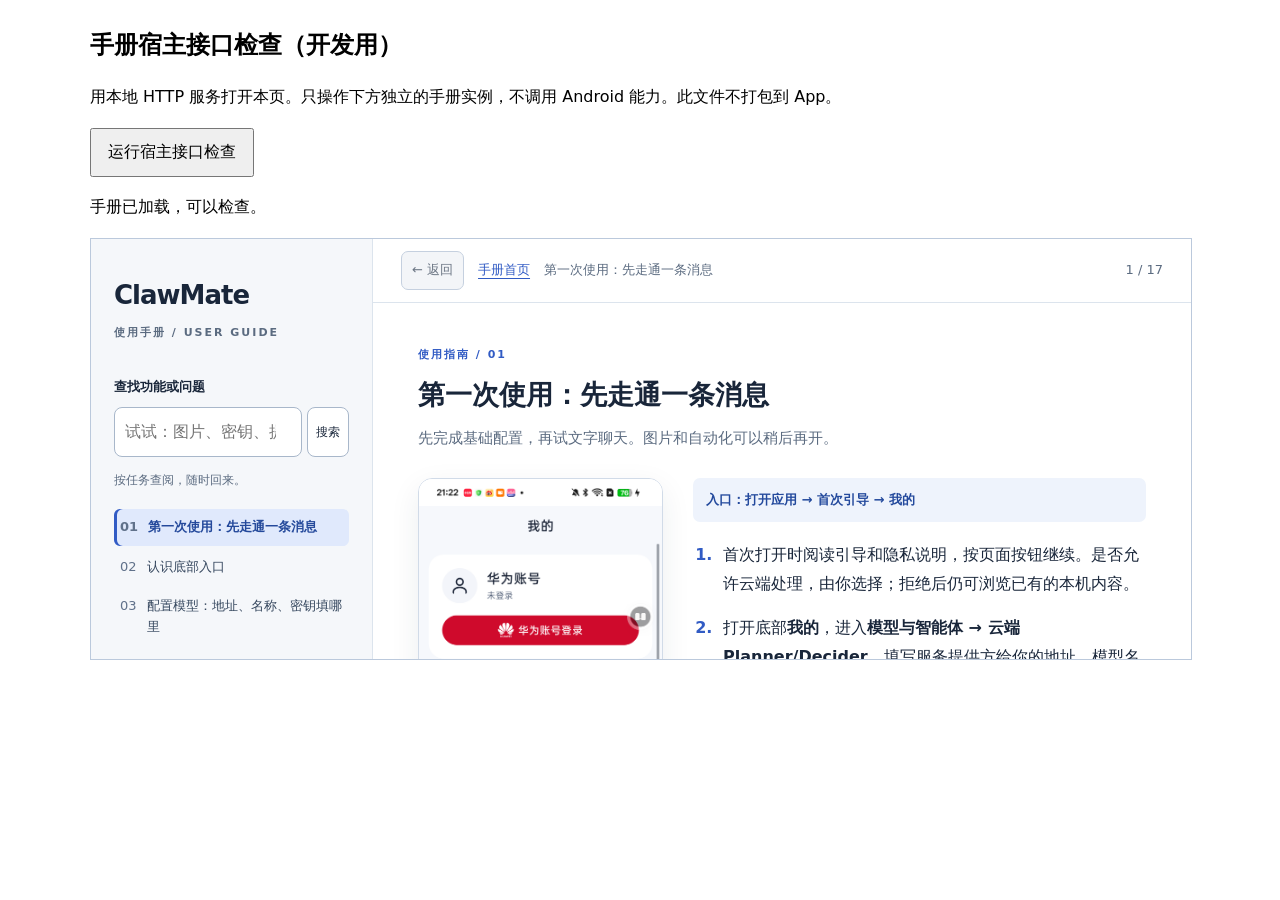
<file: docs/user-manual/host-api.test.html>
<!doctype html>
<html lang="zh-CN"><head><meta charset="utf-8"><title>手册宿主接口检查（开发用）</title>
<style>body{font:16px/1.8 system-ui;max-width:1100px;margin:24px auto;padding:0 20px}button{font:inherit;padding:8px 16px}iframe{width:100%;height:420px;border:1px solid #bbc9dc}pre{white-space:pre-wrap}h1{font-size:24px}</style></head>
<body><h1>手册宿主接口检查（开发用）</h1><p>用本地 HTTP 服务打开本页。只操作下方独立的手册实例，不调用 Android 能力。此文件不打包到 App。</p>
<button id="run" disabled>运行宿主接口检查</button><pre id="result" role="status">等待手册加载…</pre>
<iframe id="reader" src="index.html#/chapter/start" title="被测离线手册"></iframe>
<script>
const reader = document.querySelector('#reader');
const button = document.querySelector('#run');
const result = document.querySelector('#result');
reader.addEventListener('load', () => {
  button.disabled = false;
  result.textContent = '手册已加载，可以检查。';
});
button.addEventListener('click', async () => {
  button.disabled = true;
  const lines = [];
  const win = reader.contentWindow;
  const api = win.ClawMateManual;
  function check(condition, label) {
    if (!condition) throw new Error(label);
    lines.push('PASS ' + label);
    result.textContent = lines.join('\n');
  }
  try {
    check(api.version === 1 && api.getState().route.id === 'start' && !api.getState().canGoBack,
      'direct chapter entry has no internal back history');
    const initialHash = win.location.hash;
    check(api.openChapter('__proto__') === false && win.location.hash === initialHash,
      'unknown host chapter rejected without navigation');
    let notified = null;
    win.addEventListener('clawmate-manual:routechange', event => { notified = event.detail; });
    check(api.openChapter('gallery') === true && api.getState().route.id === 'gallery',
      'host opens known chapter');
    const shown = [...win.document.querySelectorAll('#chapters>section')].filter(section => !section.hidden);
    check(shown.length === 1 && shown[0].id === 'gallery' && notified.route.id === 'gallery' && notified.canGoBack,
      'single chapter view and versioned host notification');
    win.document.querySelector('#gallery .zoom').click();
    check(win.document.querySelector('dialog').open, 'image viewer opens');
    check(api.back() === true && !win.document.querySelector('dialog').open && api.getState().route.id === 'gallery',
      'host back closes image before leaving chapter');
    await new Promise((resolve, reject) => {
      const timeout = setTimeout(() => reject(new Error('back route event timed out')), 3000);
      const listener = event => {
        if (event.detail.route.id !== 'start') return;
        clearTimeout(timeout);
        win.removeEventListener('clawmate-manual:routechange', listener);
        resolve();
      };
      win.addEventListener('clawmate-manual:routechange', listener);
      if (!api.back()) {
        clearTimeout(timeout);
        win.removeEventListener('clawmate-manual:routechange', listener);
        reject(new Error('internal back was not consumed'));
      }
    });
    check(api.getState().route.id === 'start' && api.back() === false,
      'history returns to entry and hands next back to host');
    api.openHome();
    check(api.getState().route.page === 'home' && !win.document.querySelector('#home-page').hidden,
      'host opens handbook home');
    result.textContent += '\n8 checks passed. Reload this test page to run again.';
  } catch (error) {
    result.textContent += '\nFAIL ' + error.message;
  }
});
</script></body></html>
</file>
<file: docs/user-manual/manual.css>
:root{color-scheme:light;--ink:#19263a;--muted:#5b6b80;--blue:#315bc4;--paper:#fff;--line:#dce4ed;font-family:"Microsoft YaHei","PingFang SC",system-ui,sans-serif;color:var(--ink);background:#f5f7fa;font-size:16px;line-height:1.85}
*{box-sizing:border-box}body{margin:0}a{color:var(--blue);text-underline-offset:4px}a:hover{text-decoration:underline}button,input{font:inherit}button{cursor:pointer}a:focus-visible,button:focus-visible,input:focus-visible,summary:focus-visible{outline:3px solid #d07b17;outline-offset:4px} [hidden]{display:none!important}.skip{position:fixed;top:-100px;left:20px;z-index:20;background:#fff;padding:12px}.skip:focus{top:8px}.layout{max-width:1550px;margin:auto;display:grid;grid-template-columns:282px minmax(0,1fr)}aside{position:sticky;top:0;height:100vh;overflow:auto;padding:32px 23px;border-right:1px solid var(--line);background:#f5f7fa}.brand{font-size:26px;font-weight:800;letter-spacing:-1px;text-decoration:none;color:var(--ink);display:block;margin-bottom:28px}.brand span{display:block;font-size:11px;letter-spacing:2px;color:var(--muted);margin-top:4px}label{font-size:13px;font-weight:700}input{width:100%;margin-top:6px;border:1px solid #a8b7ca;border-radius:8px;padding:9px 10px;background:#fff;min-height:44px}#search-status,.aside-note{font-size:12px;color:var(--muted)}nav{display:grid;gap:3px;margin:18px 0}nav a{font-size:13px;color:#35475e;display:flex;gap:10px;line-height:1.6;padding:8px 6px;text-decoration:none;border-radius:6px}nav a:hover{background:#e7edf8}nav span{color:#60718a;font-variant-numeric:tabular-nums}#print{border:1px solid #a8b7ca;background:white;border-radius:8px;padding:8px 12px;color:var(--ink)}main{background:var(--paper);min-width:0}.hero{padding:62px 55px 42px;background:linear-gradient(130deg,#edf3ff,#fafcff 75%);border-bottom:1px solid var(--line)}.eyebrow{font-size:11px;font-weight:800;letter-spacing:2px;color:var(--blue);margin:0 0 10px}h1{font-size:clamp(36px,4vw,57px);line-height:1.25;letter-spacing:-1px;margin:15px 0 22px}h2{font-size:27px;line-height:1.5;margin:0 0 9px}h3{font-size:20px;margin:28px 0 12px}.intro{font-size:18px;max-width:660px;color:#3a4e6a}.meta{font-size:12px;color:var(--muted)}.quick{display:flex;flex-wrap:wrap;gap:10px;margin:28px 0 20px}.quick a{font-size:14px;text-decoration:none;background:var(--blue);color:#fff;border-radius:7px;padding:10px 14px}.version-note{font-size:12px;color:var(--muted);max-width:730px;margin-bottom:0}section{padding:42px 45px 26px;border-bottom:1px solid var(--line);scroll-margin-top:12px}.lead{color:var(--muted);margin-top:0;font-size:15px}.chapter{margin-top:25px}.illustrated{display:grid;grid-template-columns:minmax(180px,245px) minmax(0,1fr);gap:30px;align-items:start}figure{margin:0;position:sticky;top:16px}figure img{width:100%;height:auto;display:block;border:1px solid #d1dbe8;border-radius:14px;box-shadow:0 10px 30px #1b304014}figcaption{font-size:11px;line-height:1.7;color:var(--muted);margin-top:14px}.instructions p{margin:0 0 18px}.route{font-size:13px;font-weight:700;padding:10px 13px;background:#eef3fc;border-radius:7px;color:#244a9d}ol{margin:15px 0 22px;padding-left:25px}li{padding-left:5px;margin:0 0 14px}li::marker{color:var(--blue);font-weight:800}.note,.success{padding:13px 16px;border-left:3px solid #c08220;background:#fff8eb;font-size:14px}.success{border-color:#13806a;background:#edf8f5}.back{font-size:12px;display:block;margin-top:24px;text-align:right}table{border-collapse:collapse;font-size:14px;width:100%;margin:16px 0 23px;overflow-wrap:anywhere}th,td{padding:11px 12px;border:1px solid var(--line);text-align:left;vertical-align:top}th{background:#f0f4fa;font-weight:700}td:first-child{min-width:78px}.flow{display:flex;gap:8px;flex-wrap:wrap;align-items:center;margin:20px 0 25px;font-size:13px}.flow span{border:1px solid #b9cbe8;background:#f3f7ff;border-radius:7px;padding:9px 11px}.flow b{color:#627698}details{border:1px solid var(--line);padding:14px 18px;border-radius:8px;margin:14px 0}summary{font-weight:700;cursor:pointer}details p{margin:12px 0 0!important;font-size:14px}footer{padding:30px 45px;color:var(--muted);font-size:12px}#empty{padding:20px 45px}dialog{border:0;border-radius:12px;max-width:95vw;max-height:95vh;padding:16px;background:#edf2f8}dialog::backdrop{background:#102030bf}dialog img{display:block;max-width:85vw;height:auto;width:auto;max-height:82vh;object-fit:contain;margin:auto}#close-image{display:block;margin:0 0 12px auto;border:0;border-radius:6px;background:#19263a;color:white;padding:8px 18px}
@media(min-width:1450px){.illustrated{grid-template-columns:270px minmax(0,1fr);gap:40px}}@media(max-width:1050px){.layout{grid-template-columns:235px minmax(0,1fr)}aside{padding:24px 15px}.hero{padding:38px 28px}section{padding:32px 27px}.illustrated{grid-template-columns:1fr}figure{position:static;max-width:270px;margin:0 auto 10px}h2{font-size:24px}}@media(max-width:680px){.layout{display:block}aside{position:static;height:auto;border-right:0;border-bottom:1px solid var(--line);padding:20px}.brand{margin:0 0 16px}nav{grid-template-columns:1fr 1fr;max-height:240px;overflow:auto}.aside-note{display:none}.hero{padding:30px 20px}section{padding:30px 20px}h1{font-size:38px}h2{font-size:23px}.illustrated{gap:20px}figure{max-width:225px}th,td{padding:8px;font-size:13px}footer{padding:24px 20px}}
/* Page navigation remains independent of the handbook's content typography. */
.mobile-bar { display: none; }
.search-row { display: flex; gap: 5px; align-items: stretch; }
.search-row input { flex: 1; width: 0; min-width: 0; }
.search-row button { flex: none; white-space: nowrap; margin-top: 6px; padding: 4px 8px; border: 1px solid #a8b7ca; border-radius: 8px; background: white; color: var(--ink); font-size: 12px; }
#chapter-nav a[aria-current="page"] { background: #e0e9fc; color: #24499b; font-weight: 700; box-shadow: inset 3px 0 var(--blue); }
.reader-toolbar { position: sticky; top: 0; z-index: 3; display: flex; gap: 14px; align-items: center; min-height: 64px; padding: 10px 28px; border-bottom: 1px solid var(--line); background: #fffffff5; font-size: 13px; }
.reader-toolbar button { flex: 0 0 auto; border: 1px solid #c5d0df; border-radius: 7px; padding: 6px 10px; background: white; color: var(--ink); }
.reader-toolbar button:disabled { color: #6c7684; background: #f3f5f8; cursor: default; }
.reader-toolbar a { white-space: nowrap; }
#current-page { overflow: hidden; text-overflow: ellipsis; white-space: nowrap; color: var(--muted); }
#page-position { margin-left: auto; white-space: nowrap; font-variant-numeric: tabular-nums; color: var(--muted); }
.guide-directory { padding: 35px 45px 45px; }
.guide-directory h2 { font-size: 22px; margin-bottom: 24px; }
.guide-grid { display: grid; grid-template-columns: repeat(2, minmax(0, 1fr)); gap: 16px; }
.guide-card, .result-card { display: flex; flex-direction: column; gap: 9px; padding: 22px; border: 1px solid var(--line); border-radius: 12px; background: #fff; text-decoration: none; color: var(--ink); }
.guide-card:hover, .result-card:hover { border-color: #8ba6e0; background: #f5f8ff; text-decoration: none; }
.guide-card strong, .result-card strong { font-size: 17px; line-height: 1.6; }
.guide-card > span:not(.eyebrow), .result-card span { font-size: 13px; color: var(--muted); }
.guide-card b { color: var(--blue); font-size: 12px; margin-top: auto; padding-top: 10px; }
.guide-card .eyebrow { margin: 0; }
.result-card { margin: 18px 0; }
.chapter-pager { display: grid; grid-template-columns: repeat(2, minmax(0, 1fr)); gap: 16px; margin: 35px 0 0; padding-top: 25px; border-top: 1px solid var(--line); }
.chapter-pager a { display: flex; flex-direction: column; gap: 5px; border: 1px solid var(--line); padding: 14px; font-size: 14px; }
.chapter-pager a span { font-size: 12px; color: var(--muted); }
.chapter-pager a:last-child { text-align: right; }
.manual-enhanced section { scroll-margin-top: 80px; }
h1:focus, h2:focus { outline: none; }
@media(max-width: 1050px) { .reader-toolbar { padding: 10px 20px; gap: 10px; } .guide-directory { padding: 30px 27px; } }
@media(max-width: 680px) {
  .manual-enhanced .mobile-bar { display: flex; position: sticky; top: 0; z-index: 5; align-items: center; justify-content: space-between; min-height: 56px; padding: 8px 16px; background: #f5f7fa; border-bottom: 1px solid var(--line); }
  .mobile-bar a { font-size: 16px; font-weight: 800; color: var(--ink); text-decoration: none; }
  .mobile-bar button { font-size: 13px; min-height: 40px; padding: 6px 10px; border: 1px solid #a8b7ca; border-radius: 7px; background: white; color: var(--ink); }
  .manual-enhanced aside { display: none; }
  .manual-enhanced.menu-open aside { display: block; }
  .reader-toolbar { top: 56px; min-height: 54px; padding: 8px 14px; gap: 12px; }
  #current-page { display: none; }
  .guide-directory { padding: 30px 20px; }
  .guide-grid { grid-template-columns: 1fr; gap: 12px; }
  .chapter-pager { gap: 10px; }
  .chapter-pager a { padding: 12px 10px; }
  .manual-enhanced section { scroll-margin-top: 120px; }
}
@media print{@page{size:A4;margin:16mm}body{background:white;font-size:10pt}.layout{display:block}aside,.skip,.back,#image-viewer,#empty,.mobile-bar,.reader-toolbar,.guide-directory,.chapter-pager,#search-page,#not-found{display:none!important}#home-page,#chapters{display:block!important}.hero{background:white;padding:0 0 18px}h1{font-size:30pt}h1 br{display:none}#chapters>section{padding:18px 0;break-before:page;display:block!important}section header{break-after:avoid}h2{font-size:19pt}.illustrated{display:grid;grid-template-columns:155px minmax(0,1fr);gap:20px}figure{position:static;max-width:none;break-inside:avoid}figure img{box-shadow:none}figcaption{font-size:8pt}p,li{orphans:3;widows:3}table{font-size:9pt}tr,.note,.success,details{break-inside:avoid}a{color:#19263a}footer{padding:20px 0}.quick,.version-note{font-size:9pt}.flow span{background:white}}

.instructions .weibo-example{position:static;max-width:225px;margin:0 auto 22px}
</file>
